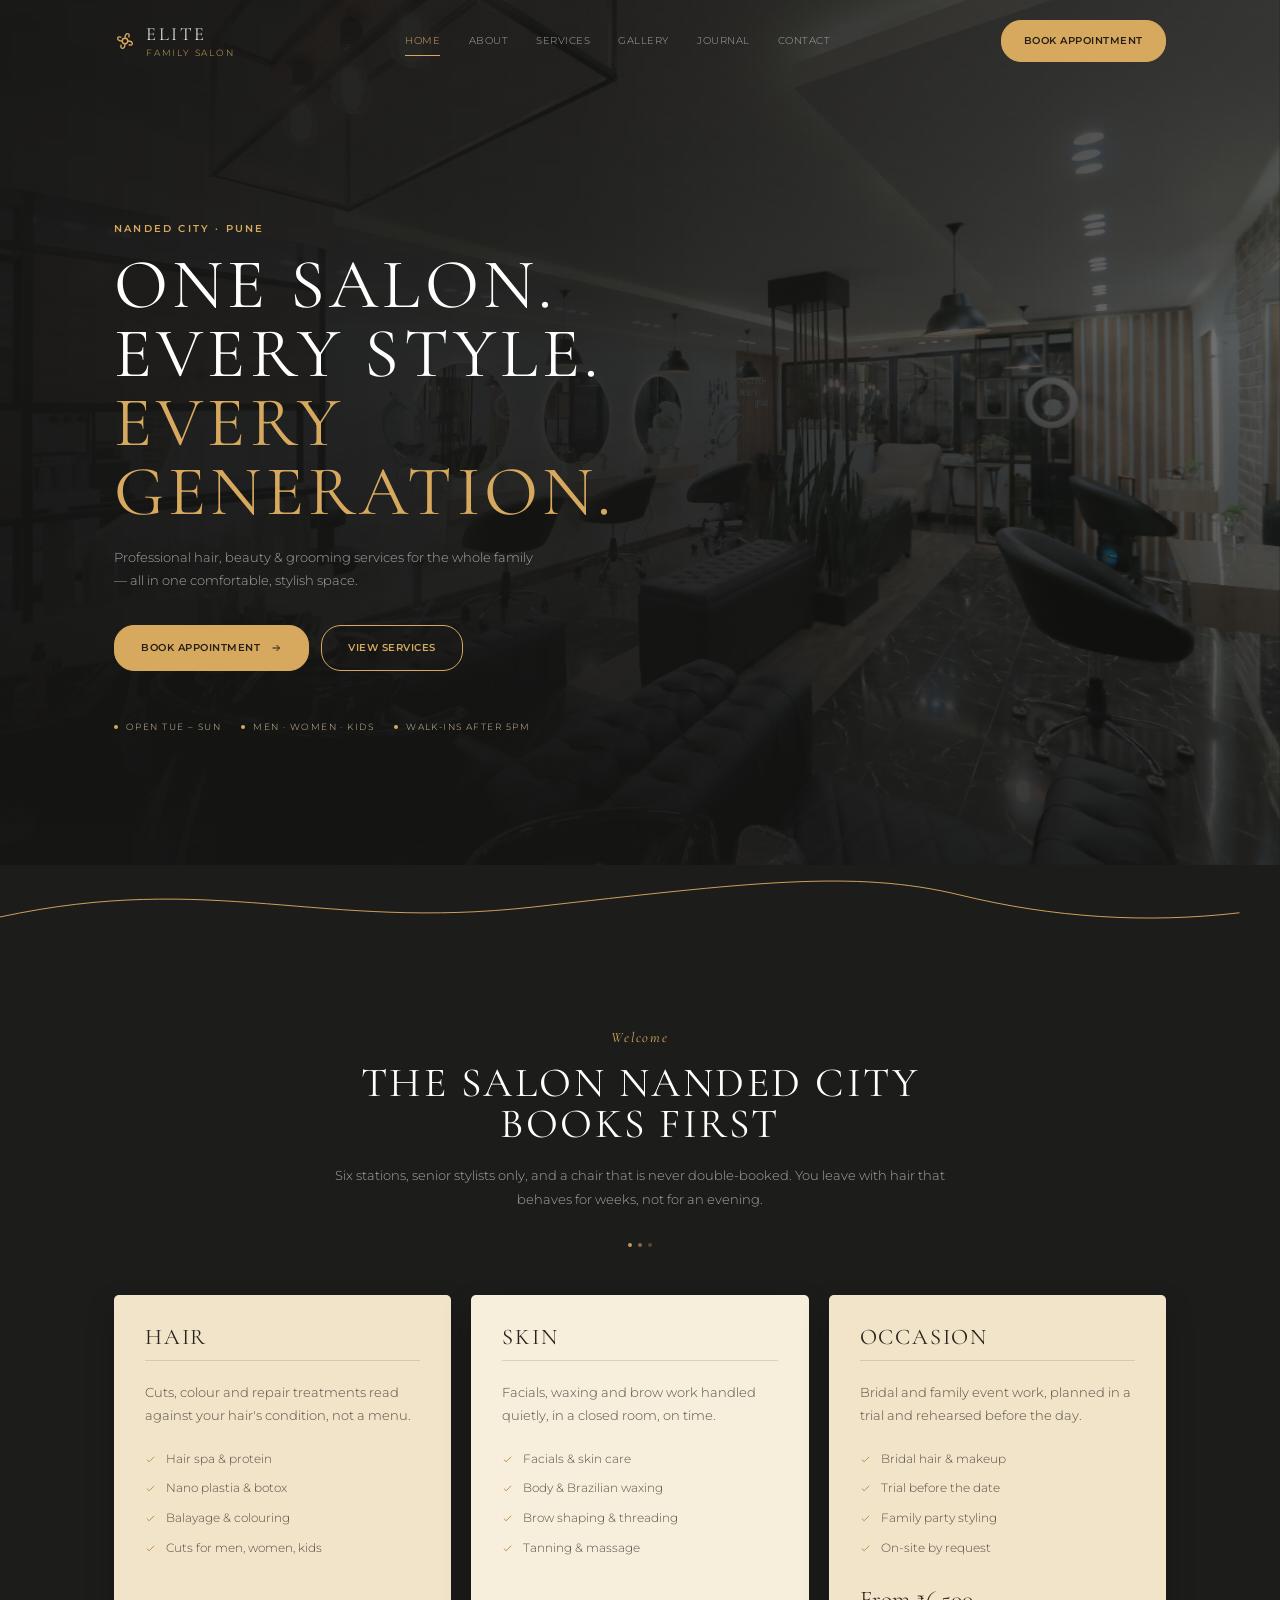
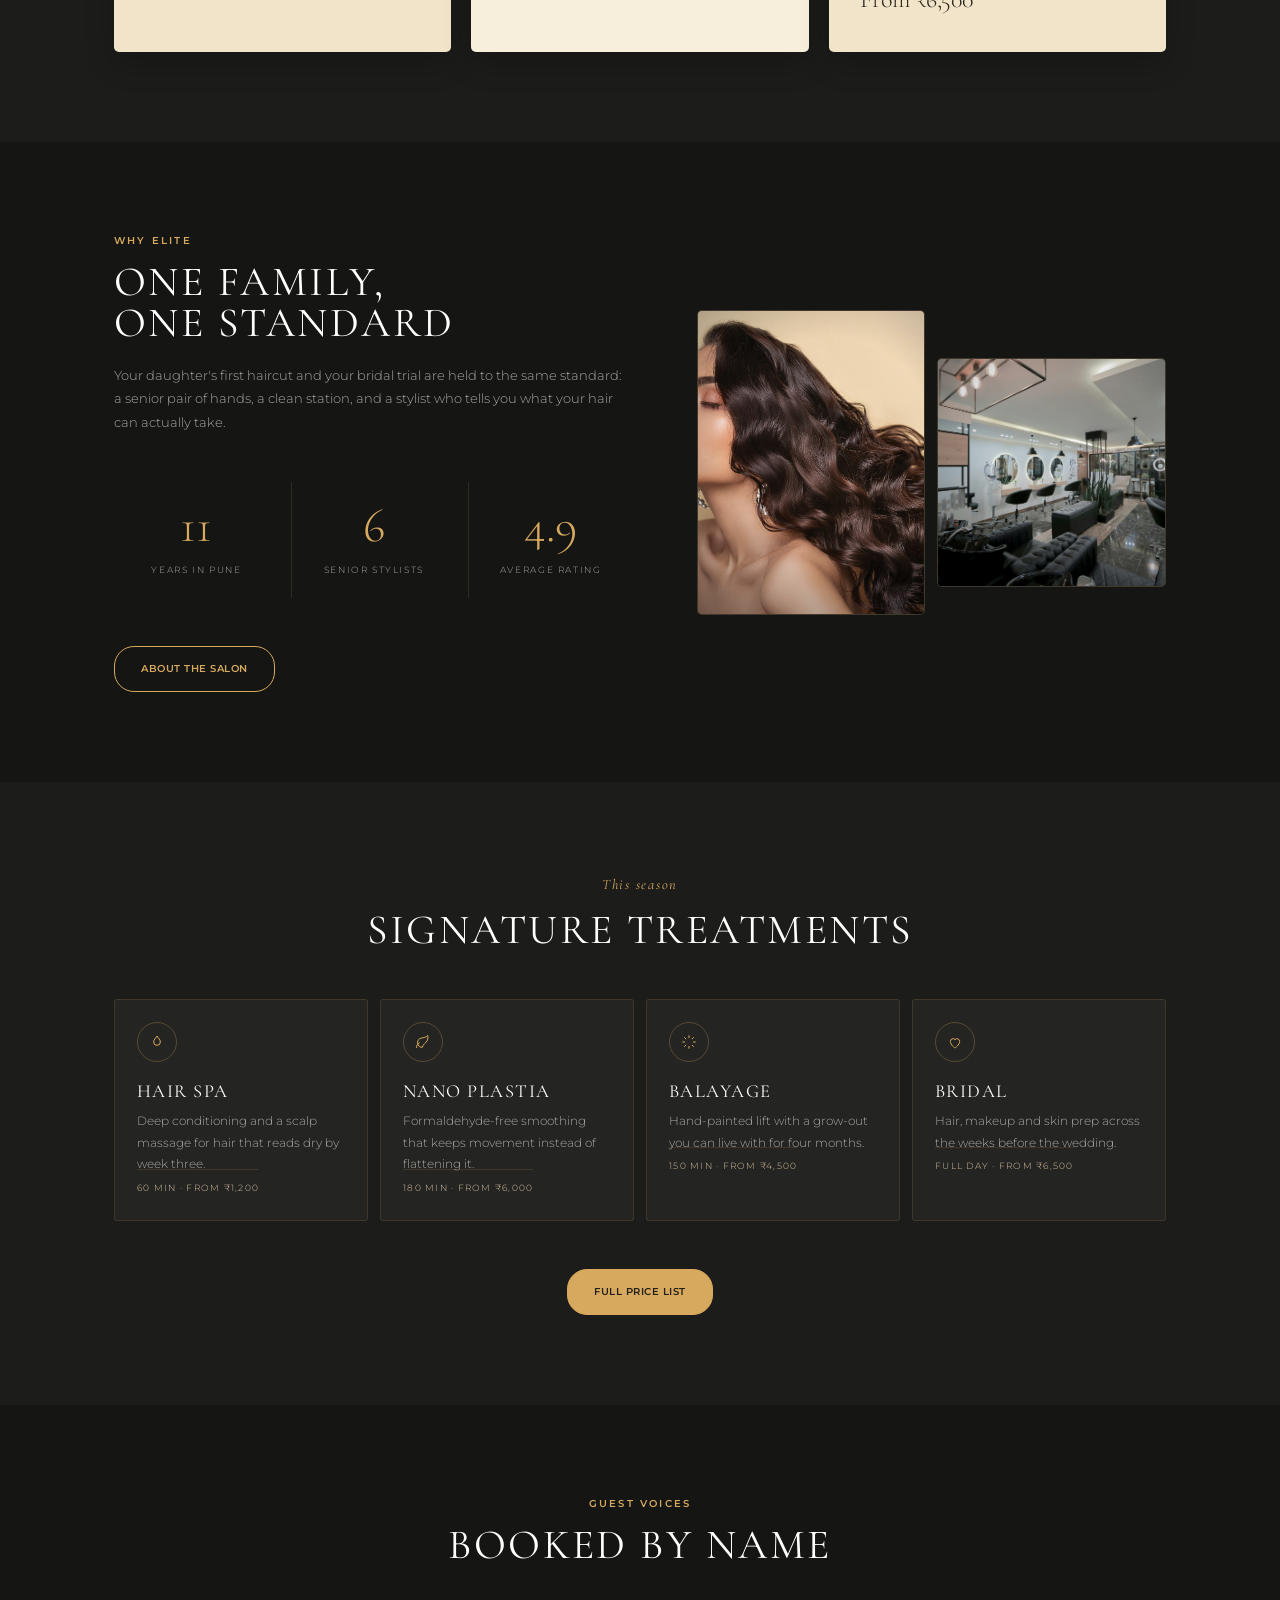
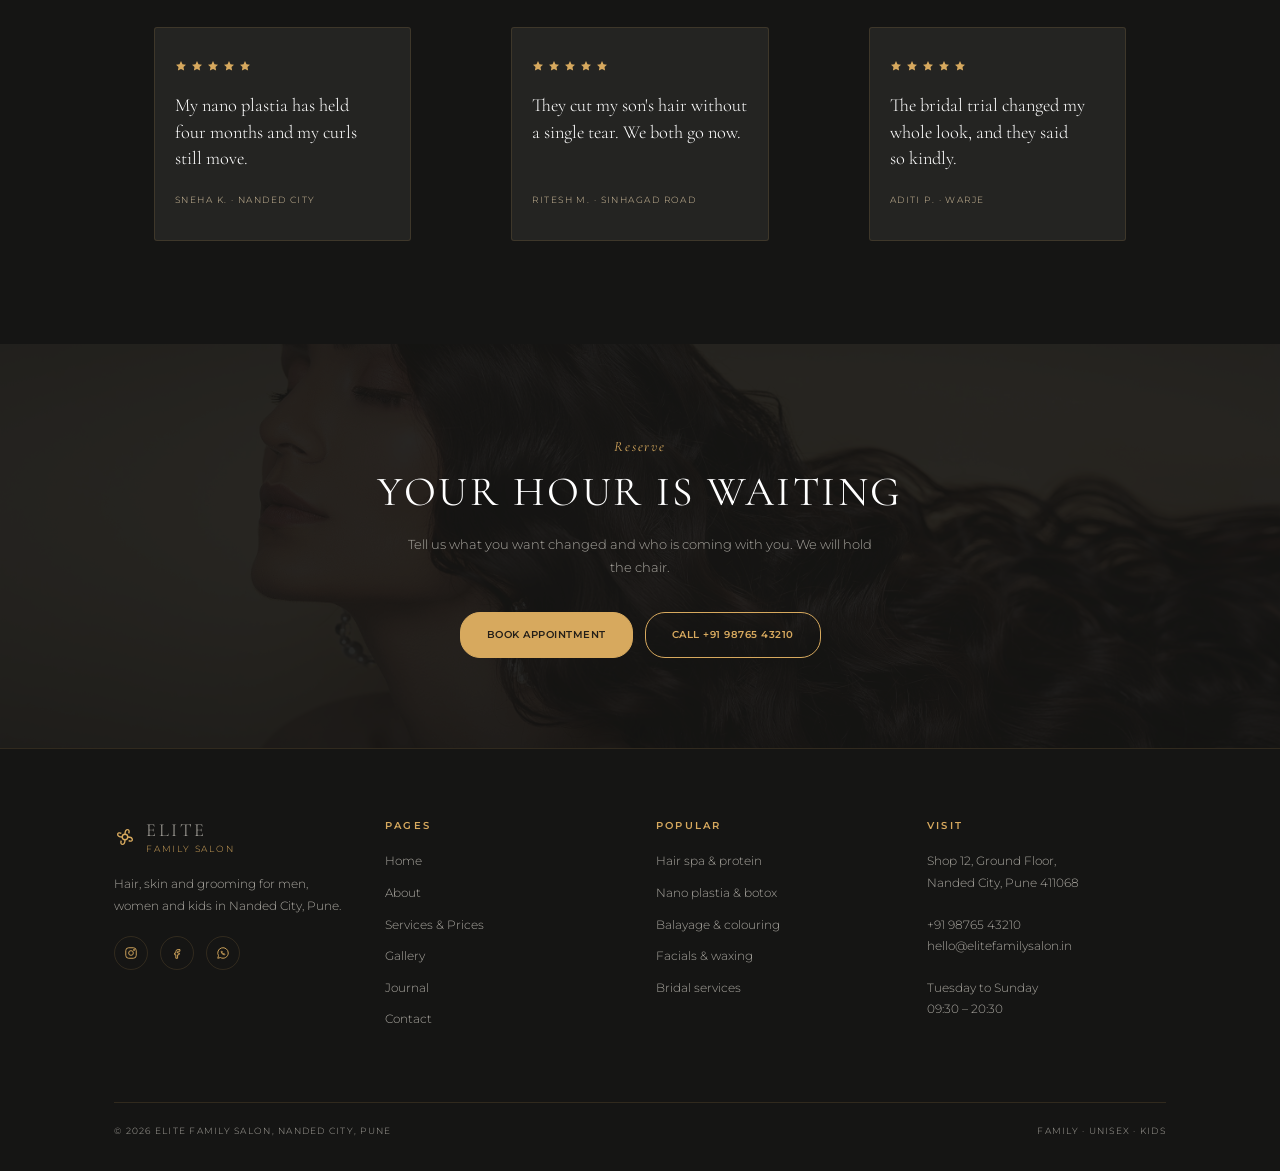
<file: index.html>
<!DOCTYPE html>
<html lang="en">
<head>
<meta charset="utf-8">
<meta name="viewport" content="width=device-width, initial-scale=1">
<title>Elite Family Salon | Luxury Family &amp; Unisex Salon in Nanded City, Pune</title>
<meta name="description" content="Elite Family Salon in Nanded City, Pune: hair spa, nano plastia, balayage, bridal services, facials and grooming for men, women and kids. One appointment at a time. Book your chair.">
<meta name="keywords" content="family salon Nanded City, unisex salon Pune, hair spa Pune, nano plastia Pune, balayage Nanded City, bridal makeup Pune, keratin hair protein treatment Pune, facials Nanded City">
<link rel="canonical" href="https://elitefamilysalon.in/index.html">
<meta property="og:type" content="website">
<meta property="og:site_name" content="Elite Family Salon">
<meta property="og:title" content="Elite Family Salon | Luxury Family &amp; Unisex Salon in Nanded City, Pune">
<meta property="og:description" content="Hair spa, nano plastia, balayage, bridal services and skin care for the whole family. Nanded City, Pune.">
<meta property="og:url" content="https://elitefamilysalon.in/index.html">
<meta property="og:image" content="https://elitefamilysalon.in/assets/og-image.jpg">
<meta name="twitter:card" content="summary_large_image">
<meta name="twitter:title" content="Elite Family Salon | Luxury Family Salon in Nanded City, Pune">
<meta name="twitter:description" content="Hair, skin and grooming for men, women and kids. Nanded City, Pune.">
<meta name="twitter:image" content="https://elitefamilysalon.in/assets/og-image.jpg">
<meta name="theme-color" content="#1C1C1B">
<link rel="icon" href="data:image/svg+xml,<svg xmlns=%22http://www.w3.org/2000/svg%22 viewBox=%220 0 100 100%22><text y=%22.9em%22 font-size=%2290%22>&#x2702;&#xFE0F;</text></svg>">
<link rel="preconnect" href="https://fonts.googleapis.com">
<link rel="preconnect" href="https://fonts.gstatic.com" crossorigin>
<link rel="stylesheet" href="https://fonts.googleapis.com/css2?family=Cormorant+Garamond:ital,wght@0,300;0,400;0,500;1,400&family=Montserrat:wght@300;400;600&display=swap">
<link rel="stylesheet" href="styles.css">
<script type="application/ld+json">
{
  "@context":"https://schema.org",
  "@type":"HairSalon",
  "name":"Elite Family Salon",
  "description":"Luxury family and unisex salon in Nanded City, Pune offering hair spa, nano plastia, hair protein treatments, balayage, bridal services, facials, waxing and grooming for men, women and kids.",
  "url":"https://elitefamilysalon.in/",
  "image":"https://elitefamilysalon.in/assets/og-image.jpg",
  "telephone":"+91-98765-43210",
  "email":"hello@elitefamilysalon.in",
  "priceRange":"₹₹",
  "address":{
    "@type":"PostalAddress",
    "streetAddress":"Shop 12, Ground Floor, Nanded City",
    "addressLocality":"Pune",
    "addressRegion":"Maharashtra",
    "postalCode":"411068",
    "addressCountry":"IN"
  },
  "geo":{"@type":"GeoCoordinates","latitude":18.4529,"longitude":73.8085},
  "openingHoursSpecification":[
    {"@type":"OpeningHoursSpecification","dayOfWeek":["Tuesday","Wednesday","Thursday","Friday","Saturday","Sunday"],"opens":"09:30","closes":"20:30"}
  ],
  "areaServed":["Nanded City","Sinhagad Road","Dhayari","Warje","Pune"],
  "sameAs":["https://www.instagram.com/","https://www.facebook.com/"],
  "makesOffer":[
    {"@type":"Offer","itemOffered":{"@type":"Service","name":"Hair spa"}},
    {"@type":"Offer","itemOffered":{"@type":"Service","name":"Nano plastia"}},
    {"@type":"Offer","itemOffered":{"@type":"Service","name":"Hair protein treatment"}},
    {"@type":"Offer","itemOffered":{"@type":"Service","name":"Balayage and hair colouring"}},
    {"@type":"Offer","itemOffered":{"@type":"Service","name":"Bridal services"}},
    {"@type":"Offer","itemOffered":{"@type":"Service","name":"Facials and skin care"}}
  ]
}
</script>
</head>
<body>
<template id="__bundler_thumbnail" data-bg-color="#1C1C1B">
  <svg viewBox="0 0 1200 800" xmlns="http://www.w3.org/2000/svg">
    <rect width="1200" height="800" fill="#1C1C1B"/>
    <g fill="none" stroke="#D7A95E" stroke-width="6">
      <circle cx="600" cy="380" r="60"/>
      <path d="M600 320c0-60 30-100 60-100s40 40 20 80M600 440c0 60-30 100-60 100s-40-40-20-80M540 380c-60 0-100-30-100-60s40-40 80-20M660 380c60 0 100 30 100 60s-40 40-80 20"/>
      <path d="M300 620h600" stroke-width="3"/>
    </g>
    <text x="600" y="700" fill="#D7A95E" font-family="Georgia,serif" font-size="52" letter-spacing="14" text-anchor="middle">ELITE</text>
  </svg>
</template>
<a class="skip-link" href="#main">Skip to content</a>

<header class="site-header">
  <div class="container header-inner">
    <a class="wordmark" href="index.html">
      <svg viewBox="0 0 24 24" fill="none" stroke="currentColor" stroke-width="1.5" aria-hidden="true"><circle cx="12" cy="12" r="3"/><path d="M12 9c0-3 1.5-5 3-5s2 2 1 4M12 15c0 3-1.5 5-3 5s-2-2-1-4M9 12c-3 0-5-1.5-5-3s2-2 4-1M15 12c3 0 5 1.5 5 3s-2 2-4 1"/></svg>
      <span class="wordmark-text"><span class="wordmark-name">Elite</span><span class="wordmark-sub">Family Salon</span></span>
    </a>
    <input class="nav-toggle" id="nav-toggle" type="checkbox" aria-label="Show navigation menu">
    <label class="nav-toggle-btn" for="nav-toggle">
      <svg class="ico-open" viewBox="0 0 24 24" fill="none" stroke="currentColor" stroke-width="1.6" aria-hidden="true"><path d="M4 7h16M4 12h16M4 17h16"/></svg>
      <svg class="ico-close" viewBox="0 0 24 24" fill="none" stroke="currentColor" stroke-width="1.6" aria-hidden="true"><path d="M6 6l12 12M18 6L6 18"/></svg>
      <span>Menu</span>
    </label>
    <nav class="nav" aria-label="Primary">
      <a href="index.html" aria-current="page">Home</a>
      <a href="about.html">About</a>
      <a href="services.html">Services</a>
      <a href="portfolio.html">Gallery</a>
      <a href="blog.html">Journal</a>
      <a href="contact.html">Contact</a>
    </nav>
    <a class="btn header-cta" href="contact.html">Book Appointment</a>
  </div>
</header>

<main id="main">

  <section class="hero">
    <div class="hero-media">
      <img src="assets/salon-interior.jpg" alt="Stylist finishing a client's blow dry under warm light at Elite Family Salon">
    </div>
    <div class="container hero-inner">
      <div class="hero-copy">
        <span class="eyebrow reveal reveal-1">Nanded City · Pune</span>
        <h1 class="hero-title">
          <span class="hero-line hero-line-1">One Salon.</span>
          <span class="hero-line hero-line-2">Every Style.</span>
          <span class="hero-line hero-line-3"><em>Every Generation.</em></span>
        </h1>
        <p class="reveal reveal-4">Professional hair, beauty &amp; grooming services for the whole family — all in one comfortable, stylish space.</p>
        <div class="btn-row reveal reveal-5">
          <a class="btn" href="contact.html">Book Appointment
            <svg viewBox="0 0 24 24" fill="none" stroke="currentColor" stroke-width="2" aria-hidden="true"><path d="M5 12h14M13 6l6 6-6 6"/></svg>
          </a>
          <a class="btn btn--ghost" href="services.html">View Services</a>
        </div>
        <div class="hero-meta reveal reveal-6">
          <span>Open Tue – Sun</span>
          <span>Men · Women · Kids</span>
          <span>Walk-ins after 5pm</span>
        </div>
      </div>
    </div>
  </section>

  <svg class="curve" viewBox="0 0 1440 70" preserveAspectRatio="none" aria-hidden="true">
    <path d="M0 52C240 6 360 66 600 42S960 4 1080 30s240 30 360 12"/>
  </svg>

  <section class="section" aria-labelledby="intro-h">
    <div class="container">
      <div class="center measure">
        <span class="eyebrow eyebrow--serif">Welcome</span>
        <h2 class="section-heading" id="intro-h">The salon Nanded City books first</h2>
        <p class="lede mt-sm">Six stations, senior stylists only, and a chair that is never double-booked. You leave with hair that behaves for weeks, not for an evening.</p>
        <div class="dots mt-md"><span></span><span></span><span></span></div>
      </div>

      <div class="cream-grid mt-lg">
        <article class="cream-card reveal reveal-1">
          <h3>Hair</h3>
          <hr class="card-rule">
          <p>Cuts, colour and repair treatments read against your hair's condition, not a menu.</p>
          <ul>
            <li><svg viewBox="0 0 24 24" fill="none" stroke="currentColor" stroke-width="2" aria-hidden="true"><path d="M4 12l5 5L20 6"/></svg>Hair spa &amp; protein</li>
            <li><svg viewBox="0 0 24 24" fill="none" stroke="currentColor" stroke-width="2" aria-hidden="true"><path d="M4 12l5 5L20 6"/></svg>Nano plastia &amp; botox</li>
            <li><svg viewBox="0 0 24 24" fill="none" stroke="currentColor" stroke-width="2" aria-hidden="true"><path d="M4 12l5 5L20 6"/></svg>Balayage &amp; colouring</li>
            <li><svg viewBox="0 0 24 24" fill="none" stroke="currentColor" stroke-width="2" aria-hidden="true"><path d="M4 12l5 5L20 6"/></svg>Cuts for men, women, kids</li>
          </ul>
        </article>
        <article class="cream-card reveal reveal-2">
          <h3>Skin</h3>
          <hr class="card-rule">
          <p>Facials, waxing and brow work handled quietly, in a closed room, on time.</p>
          <ul>
            <li><svg viewBox="0 0 24 24" fill="none" stroke="currentColor" stroke-width="2" aria-hidden="true"><path d="M4 12l5 5L20 6"/></svg>Facials &amp; skin care</li>
            <li><svg viewBox="0 0 24 24" fill="none" stroke="currentColor" stroke-width="2" aria-hidden="true"><path d="M4 12l5 5L20 6"/></svg>Body &amp; Brazilian waxing</li>
            <li><svg viewBox="0 0 24 24" fill="none" stroke="currentColor" stroke-width="2" aria-hidden="true"><path d="M4 12l5 5L20 6"/></svg>Brow shaping &amp; threading</li>
            <li><svg viewBox="0 0 24 24" fill="none" stroke="currentColor" stroke-width="2" aria-hidden="true"><path d="M4 12l5 5L20 6"/></svg>Tanning &amp; massage</li>
          </ul>
        </article>
        <article class="cream-card reveal reveal-3">
          <h3>Occasion</h3>
          <hr class="card-rule">
          <p>Bridal and family event work, planned in a trial and rehearsed before the day.</p>
          <ul>
            <li><svg viewBox="0 0 24 24" fill="none" stroke="currentColor" stroke-width="2" aria-hidden="true"><path d="M4 12l5 5L20 6"/></svg>Bridal hair &amp; makeup</li>
            <li><svg viewBox="0 0 24 24" fill="none" stroke="currentColor" stroke-width="2" aria-hidden="true"><path d="M4 12l5 5L20 6"/></svg>Trial before the date</li>
            <li><svg viewBox="0 0 24 24" fill="none" stroke="currentColor" stroke-width="2" aria-hidden="true"><path d="M4 12l5 5L20 6"/></svg>Family party styling</li>
            <li><svg viewBox="0 0 24 24" fill="none" stroke="currentColor" stroke-width="2" aria-hidden="true"><path d="M4 12l5 5L20 6"/></svg>On-site by request</li>
          </ul>
          <span class="card-price">From ₹6,500</span>
        </article>
      </div>
    </div>
  </section>

  <section class="section section--deep" aria-labelledby="why-h">
    <div class="container split split--flip">
      <div class="split-media">
        <div class="image-pair">
          <div class="frame frame--tall">
            <img src="assets/hair-portrait.jpg" alt="Colourist painting balayage highlights into long hair" loading="lazy">
          </div>
          <div class="frame frame--square">
            <img src="assets/salon-interior.jpg" alt="Warm-lit styling stations inside the salon" loading="lazy">
          </div>
        </div>
      </div>
      <div>
        <span class="eyebrow">Why Elite</span>
        <h2 class="section-heading" id="why-h">One family,<br>one standard</h2>
        <p class="lede mt-sm">Your daughter's first haircut and your bridal trial are held to the same standard: a senior pair of hands, a clean station, and a stylist who tells you what your hair can actually take.</p>
        <div class="stats mt-lg">
          <div class="stat"><span class="stat-num">11</span><span class="stat-label">Years in Pune</span></div>
          <div class="stat"><span class="stat-num">6</span><span class="stat-label">Senior stylists</span></div>
          <div class="stat"><span class="stat-num">4.9</span><span class="stat-label">Average rating</span></div>
        </div>
        <div class="btn-row mt-lg"><a class="btn btn--ghost" href="about.html">About The Salon</a></div>
      </div>
    </div>
  </section>

  <section class="section" aria-labelledby="signature-h">
    <div class="container">
      <div class="center measure">
        <span class="eyebrow eyebrow--serif">This season</span>
        <h2 class="section-heading" id="signature-h">Signature treatments</h2>
      </div>
      <div class="service-grid mt-lg">
        <article class="service-card reveal reveal-1">
          <span class="ornament"><svg viewBox="0 0 24 24" fill="none" stroke="currentColor" stroke-width="1.5" aria-hidden="true"><path d="M12 3c2 4 5 5 5 9a5 5 0 0 1-10 0c0-4 3-5 5-9z"/></svg></span>
          <h3>Hair Spa</h3>
          <p>Deep conditioning and a scalp massage for hair that reads dry by week three.</p>
          <span class="meta">60 min · from ₹1,200</span>
        </article>
        <article class="service-card reveal reveal-2">
          <span class="ornament"><svg viewBox="0 0 24 24" fill="none" stroke="currentColor" stroke-width="1.5" aria-hidden="true"><path d="M11 20A7 7 0 0 1 9.8 6.1C15.5 5 17 4.5 19 2c1 3 .5 8-3.5 11.5-2 1.8-3.5 3-4.5 6.5z"/><path d="M2 21c0-3 1.9-6.9 5-8"/></svg></span>
          <h3>Nano Plastia</h3>
          <p>Formaldehyde-free smoothing that keeps movement instead of flattening it.</p>
          <span class="meta">180 min · from ₹6,000</span>
        </article>
        <article class="service-card reveal reveal-3">
          <span class="ornament"><svg viewBox="0 0 24 24" fill="none" stroke="currentColor" stroke-width="1.5" aria-hidden="true"><path d="M12 2v4M12 18v4M4.9 4.9l2.8 2.8M16.3 16.3l2.8 2.8M2 12h4M18 12h4M4.9 19.1l2.8-2.8M16.3 7.7l2.8-2.8"/></svg></span>
          <h3>Balayage</h3>
          <p>Hand-painted lift with a grow-out you can live with for four months.</p>
          <span class="meta">150 min · from ₹4,500</span>
        </article>
        <article class="service-card reveal reveal-4">
          <span class="ornament"><svg viewBox="0 0 24 24" fill="none" stroke="currentColor" stroke-width="1.5" aria-hidden="true"><path d="M12 21s-7-4.6-7-10a4 4 0 0 1 7-2.6A4 4 0 0 1 19 11c0 5.4-7 10-7 10z"/></svg></span>
          <h3>Bridal</h3>
          <p>Hair, makeup and skin prep across the weeks before the wedding.</p>
          <span class="meta">Full day · from ₹6,500</span>
        </article>
      </div>
      <div class="center mt-lg"><a class="btn" href="services.html">Full Price List</a></div>
    </div>
  </section>

  <section class="section section--deep" aria-labelledby="voices-h">
    <div class="container">
      <div class="center measure">
        <span class="eyebrow">Guest voices</span>
        <h2 class="section-heading" id="voices-h">Booked by name</h2>
      </div>
      <div class="quote-grid mt-lg">
        <figure class="quote">
          <div class="stars" aria-label="Rated 5 out of 5">
            <svg viewBox="0 0 24 24" fill="currentColor" aria-hidden="true"><path d="M12 2l3 6.5 7 .9-5 4.8 1.2 6.8L12 17.8 5.8 21l1.2-6.8-5-4.8 7-.9z"/></svg>
            <svg viewBox="0 0 24 24" fill="currentColor" aria-hidden="true"><path d="M12 2l3 6.5 7 .9-5 4.8 1.2 6.8L12 17.8 5.8 21l1.2-6.8-5-4.8 7-.9z"/></svg>
            <svg viewBox="0 0 24 24" fill="currentColor" aria-hidden="true"><path d="M12 2l3 6.5 7 .9-5 4.8 1.2 6.8L12 17.8 5.8 21l1.2-6.8-5-4.8 7-.9z"/></svg>
            <svg viewBox="0 0 24 24" fill="currentColor" aria-hidden="true"><path d="M12 2l3 6.5 7 .9-5 4.8 1.2 6.8L12 17.8 5.8 21l1.2-6.8-5-4.8 7-.9z"/></svg>
            <svg viewBox="0 0 24 24" fill="currentColor" aria-hidden="true"><path d="M12 2l3 6.5 7 .9-5 4.8 1.2 6.8L12 17.8 5.8 21l1.2-6.8-5-4.8 7-.9z"/></svg>
          </div>
          <blockquote>My nano plastia has held four months and my curls still move.</blockquote>
          <figcaption>Sneha K. · Nanded City</figcaption>
        </figure>
        <figure class="quote">
          <div class="stars" aria-label="Rated 5 out of 5">
            <svg viewBox="0 0 24 24" fill="currentColor" aria-hidden="true"><path d="M12 2l3 6.5 7 .9-5 4.8 1.2 6.8L12 17.8 5.8 21l1.2-6.8-5-4.8 7-.9z"/></svg>
            <svg viewBox="0 0 24 24" fill="currentColor" aria-hidden="true"><path d="M12 2l3 6.5 7 .9-5 4.8 1.2 6.8L12 17.8 5.8 21l1.2-6.8-5-4.8 7-.9z"/></svg>
            <svg viewBox="0 0 24 24" fill="currentColor" aria-hidden="true"><path d="M12 2l3 6.5 7 .9-5 4.8 1.2 6.8L12 17.8 5.8 21l1.2-6.8-5-4.8 7-.9z"/></svg>
            <svg viewBox="0 0 24 24" fill="currentColor" aria-hidden="true"><path d="M12 2l3 6.5 7 .9-5 4.8 1.2 6.8L12 17.8 5.8 21l1.2-6.8-5-4.8 7-.9z"/></svg>
            <svg viewBox="0 0 24 24" fill="currentColor" aria-hidden="true"><path d="M12 2l3 6.5 7 .9-5 4.8 1.2 6.8L12 17.8 5.8 21l1.2-6.8-5-4.8 7-.9z"/></svg>
          </div>
          <blockquote>They cut my son's hair without a single tear. We both go now.</blockquote>
          <figcaption>Ritesh M. · Sinhagad Road</figcaption>
        </figure>
        <figure class="quote">
          <div class="stars" aria-label="Rated 5 out of 5">
            <svg viewBox="0 0 24 24" fill="currentColor" aria-hidden="true"><path d="M12 2l3 6.5 7 .9-5 4.8 1.2 6.8L12 17.8 5.8 21l1.2-6.8-5-4.8 7-.9z"/></svg>
            <svg viewBox="0 0 24 24" fill="currentColor" aria-hidden="true"><path d="M12 2l3 6.5 7 .9-5 4.8 1.2 6.8L12 17.8 5.8 21l1.2-6.8-5-4.8 7-.9z"/></svg>
            <svg viewBox="0 0 24 24" fill="currentColor" aria-hidden="true"><path d="M12 2l3 6.5 7 .9-5 4.8 1.2 6.8L12 17.8 5.8 21l1.2-6.8-5-4.8 7-.9z"/></svg>
            <svg viewBox="0 0 24 24" fill="currentColor" aria-hidden="true"><path d="M12 2l3 6.5 7 .9-5 4.8 1.2 6.8L12 17.8 5.8 21l1.2-6.8-5-4.8 7-.9z"/></svg>
            <svg viewBox="0 0 24 24" fill="currentColor" aria-hidden="true"><path d="M12 2l3 6.5 7 .9-5 4.8 1.2 6.8L12 17.8 5.8 21l1.2-6.8-5-4.8 7-.9z"/></svg>
          </div>
          <blockquote>The bridal trial changed my whole look, and they said so kindly.</blockquote>
          <figcaption>Aditi P. · Warje</figcaption>
        </figure>
      </div>
    </div>
  </section>

  <section class="cta-band" aria-labelledby="cta-h">
    <div class="cta-band-media">
      <img src="assets/hair-portrait.jpg" alt="Warm candlelight and folded towels in the treatment room" loading="lazy">
    </div>
    <div class="container">
      <span class="eyebrow eyebrow--serif">Reserve</span>
      <h2 id="cta-h">Your hour is waiting</h2>
      <p>Tell us what you want changed and who is coming with you. We will hold the chair.</p>
      <div class="btn-row">
        <a class="btn" href="contact.html">Book Appointment</a>
        <a class="btn btn--ghost" href="tel:+919876543210">Call +91 98765 43210</a>
      </div>
    </div>
  </section>

</main>

<footer class="site-footer">
  <div class="container">
    <div class="footer-grid">
      <div>
        <a class="wordmark" href="index.html">
          <svg viewBox="0 0 24 24" fill="none" stroke="currentColor" stroke-width="1.5" aria-hidden="true"><circle cx="12" cy="12" r="3"/><path d="M12 9c0-3 1.5-5 3-5s2 2 1 4M12 15c0 3-1.5 5-3 5s-2-2-1-4M9 12c-3 0-5-1.5-5-3s2-2 4-1M15 12c3 0 5 1.5 5 3s-2 2-4 1"/></svg>
          <span class="wordmark-text"><span class="wordmark-name">Elite</span><span class="wordmark-sub">Family Salon</span></span>
        </a>
        <p class="mt-sm">Hair, skin and grooming for men, women and kids in Nanded City, Pune.</p>
        <div class="socials">
          <a href="https://www.instagram.com/" aria-label="Elite Family Salon on Instagram"><svg viewBox="0 0 24 24" fill="none" stroke="currentColor" stroke-width="1.6" aria-hidden="true"><rect x="3" y="3" width="18" height="18" rx="5"/><circle cx="12" cy="12" r="4"/><circle cx="17.2" cy="6.8" r="1"/></svg></a>
          <a href="https://www.facebook.com/" aria-label="Elite Family Salon on Facebook"><svg viewBox="0 0 24 24" fill="none" stroke="currentColor" stroke-width="1.6" aria-hidden="true"><path d="M14 9h3V6h-3a4 4 0 0 0-4 4v2H8v3h2v6h3v-6h2.5l.5-3H13v-2a1 1 0 0 1 1-1z"/></svg></a>
          <a href="https://wa.me/919876543210" aria-label="Message Elite Family Salon on WhatsApp"><svg viewBox="0 0 24 24" fill="none" stroke="currentColor" stroke-width="1.6" aria-hidden="true"><path d="M21 12a9 9 0 0 1-13.4 7.8L3 21l1.3-4.4A9 9 0 1 1 21 12z"/><path d="M9 9.5c0 3 2.5 5.5 5.5 5.5.6 0 1-.6.6-1l-1-1-1.4.6-2.3-2.3.6-1.4-1-1c-.4-.4-1 0-1 .6z"/></svg></a>
        </div>
      </div>
      <div>
        <h4>Pages</h4>
        <ul class="footer-links">
          <li><a href="index.html">Home</a></li>
          <li><a href="about.html">About</a></li>
          <li><a href="services.html">Services &amp; Prices</a></li>
          <li><a href="portfolio.html">Gallery</a></li>
          <li><a href="blog.html">Journal</a></li>
          <li><a href="contact.html">Contact</a></li>
        </ul>
      </div>
      <div>
        <h4>Popular</h4>
        <ul class="footer-links">
          <li><a href="services.html#hair">Hair spa &amp; protein</a></li>
          <li><a href="services.html#hair">Nano plastia &amp; botox</a></li>
          <li><a href="services.html#colour">Balayage &amp; colouring</a></li>
          <li><a href="services.html#skin">Facials &amp; waxing</a></li>
          <li><a href="services.html#bridal">Bridal services</a></li>
        </ul>
      </div>
      <div>
        <h4>Visit</h4>
        <p>Shop 12, Ground Floor,<br>Nanded City, Pune 411068</p>
        <p class="mt-sm"><a href="tel:+919876543210">+91 98765 43210</a></p>
        <p><a href="mailto:hello@elitefamilysalon.in">hello@elitefamilysalon.in</a></p>
        <p class="mt-sm">Tuesday to Sunday<br>09:30 – 20:30</p>
      </div>
    </div>
    <div class="footer-bottom">
      <span>© 2026 Elite Family Salon, Nanded City, Pune</span>
      <span>Family · Unisex · Kids</span>
    </div>
  </div>
</footer>
</body>
</html>
</file>
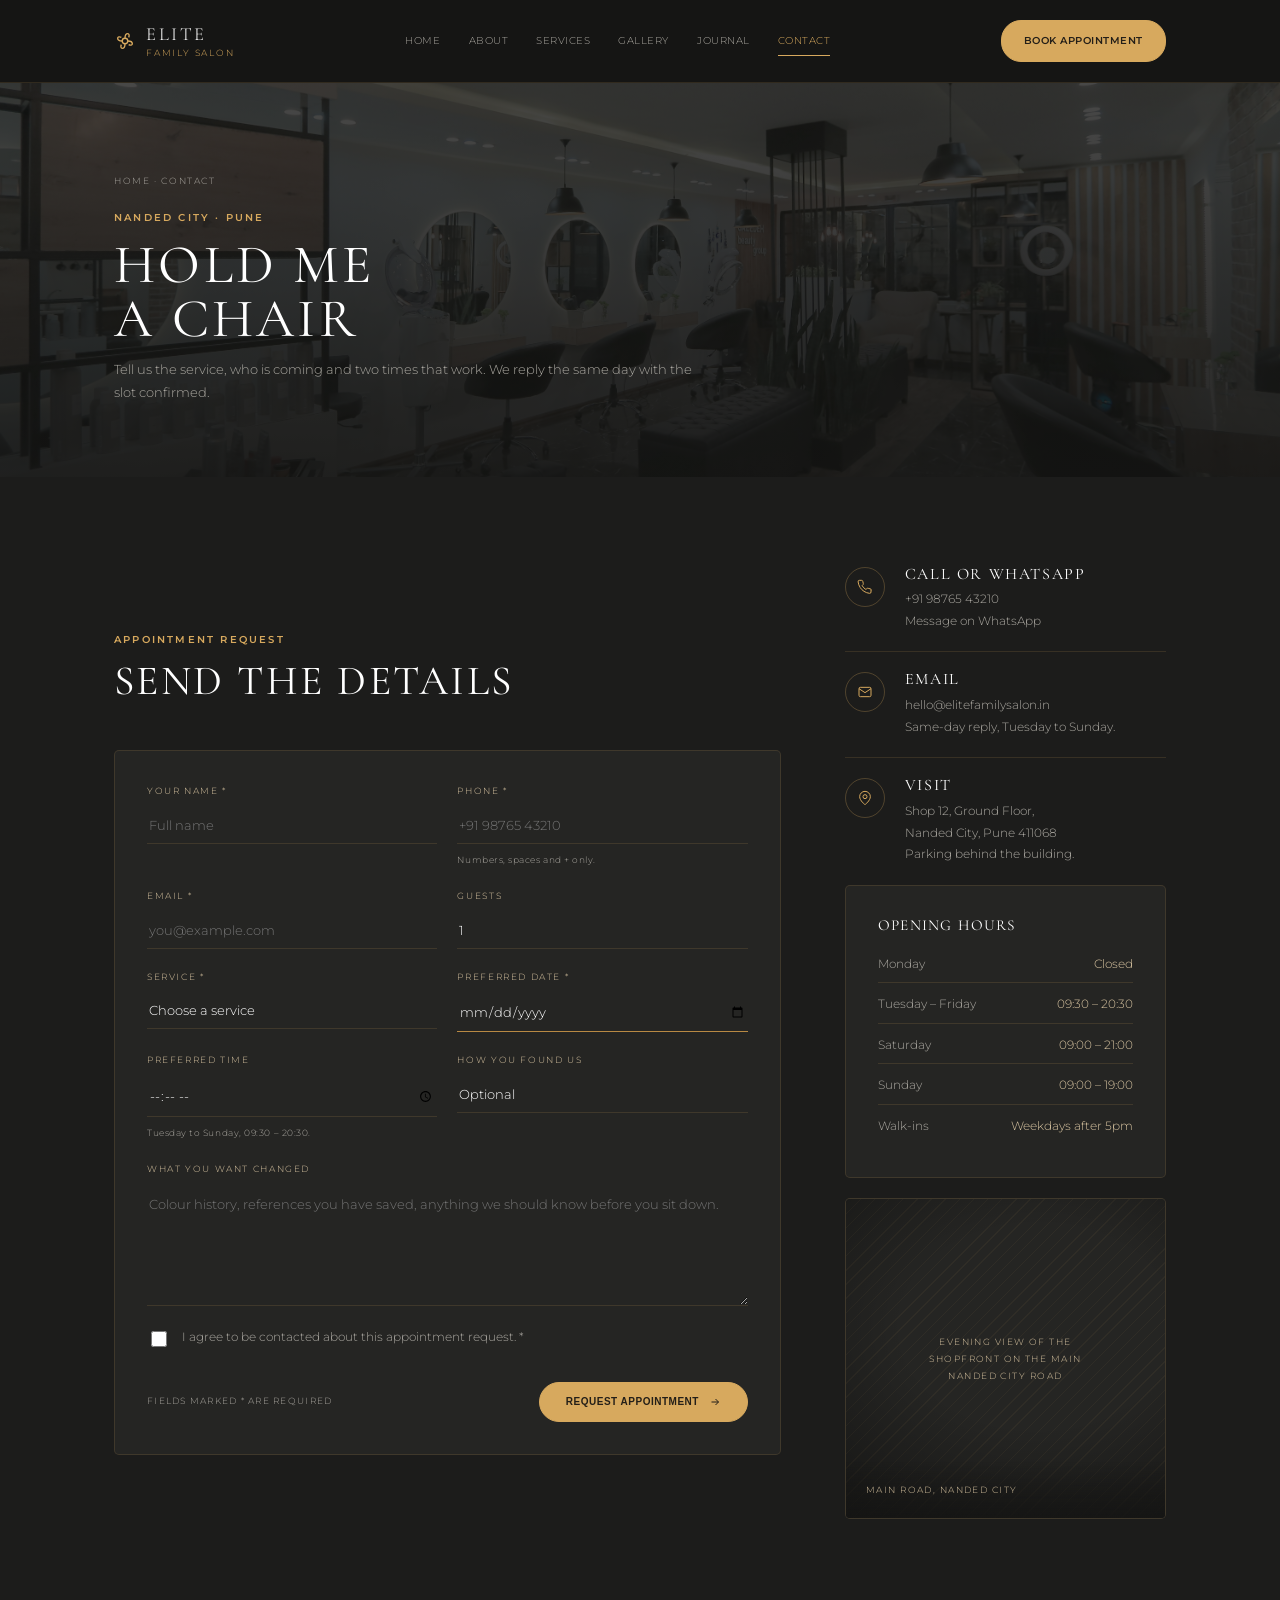
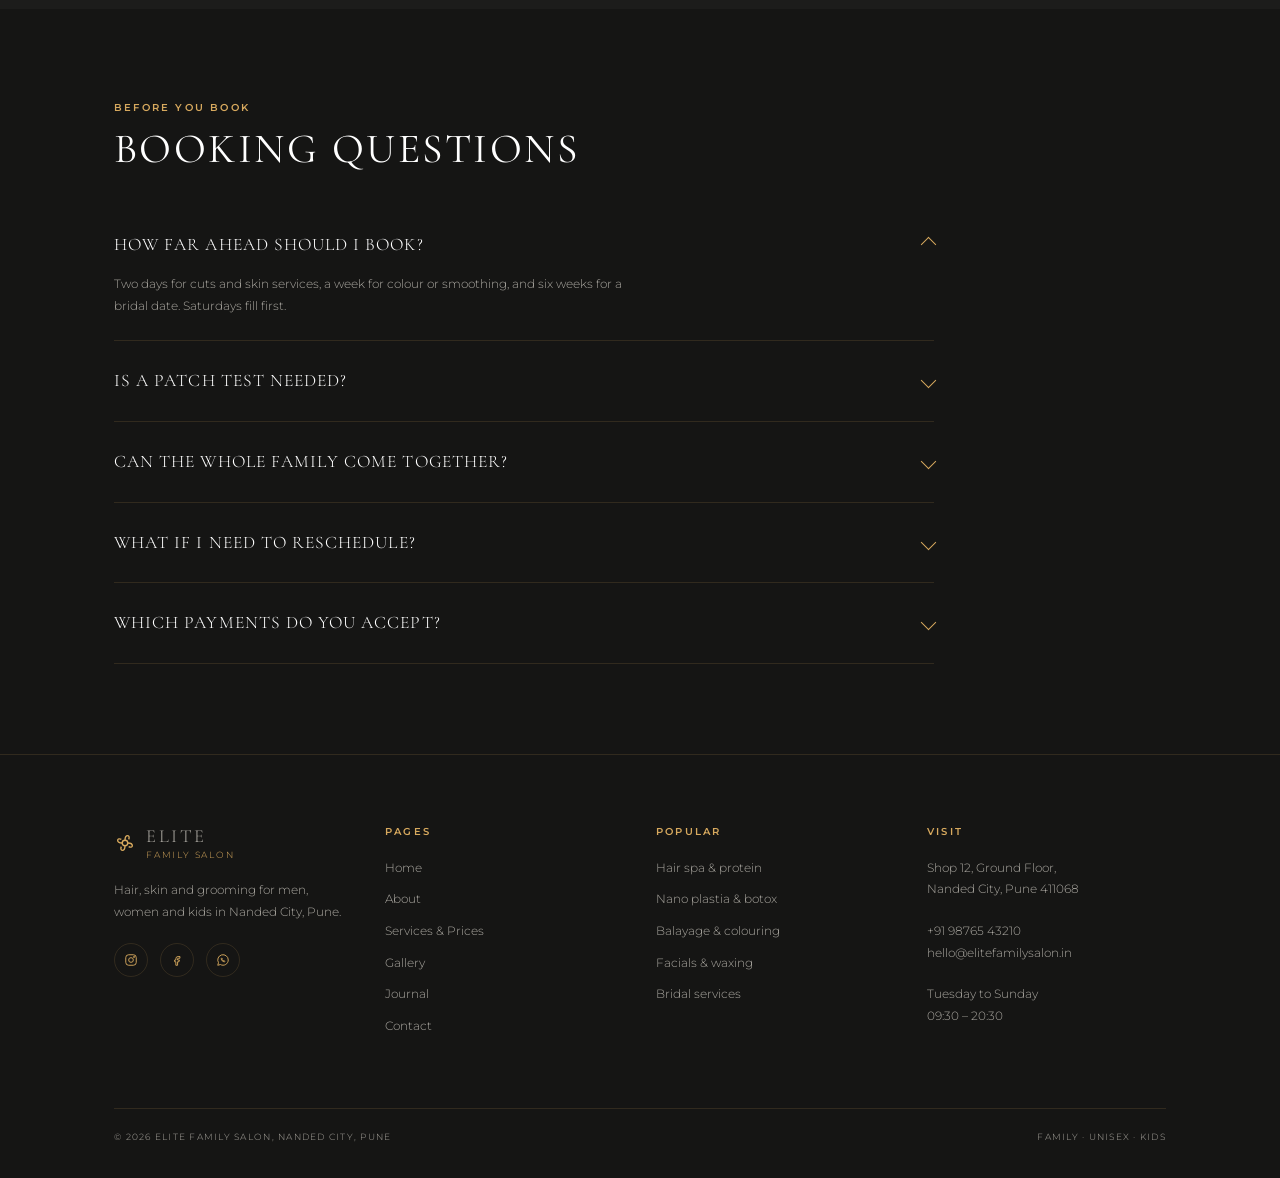
<file: contact.html>
<!DOCTYPE html>
<html lang="en">
<head>
<meta charset="utf-8">
<meta name="viewport" content="width=device-width, initial-scale=1">
<title>Book An Appointment | Elite Family Salon, Nanded City, Pune</title>
<meta name="description" content="Book hair spa, nano plastia, balayage, facials, waxing or bridal services at Elite Family Salon, Nanded City, Pune. Call +91 98765 43210 or send the form. Same-day reply.">
<meta name="keywords" content="book salon appointment Nanded City, family salon near me Pune, unisex salon Nanded City contact, bridal booking Pune">
<link rel="canonical" href="https://elitefamilysalon.in/contact.html">
<meta property="og:type" content="website">
<meta property="og:site_name" content="Elite Family Salon">
<meta property="og:title" content="Book An Appointment | Elite Family Salon, Nanded City, Pune">
<meta property="og:description" content="Book hair spa, nano plastia, balayage, facials, waxing or bridal services at Elite Family Salon, Nanded City, Pune. Call +91 98765 43210 or send the form. Same-day reply.">
<meta property="og:url" content="https://elitefamilysalon.in/contact.html">
<meta property="og:image" content="https://elitefamilysalon.in/assets/og-image.jpg">
<meta name="twitter:card" content="summary_large_image">
<meta name="twitter:title" content="Book An Appointment | Elite Family Salon, Nanded City, Pune">
<meta name="twitter:description" content="Book hair spa, nano plastia, balayage, facials, waxing or bridal services at Elite Family Salon, Nanded City, Pune. Call +91 98765 43210 or send the form. Same-day reply.">
<meta name="twitter:image" content="https://elitefamilysalon.in/assets/og-image.jpg">
<meta name="theme-color" content="#1C1C1B">
<link rel="icon" href="data:image/svg+xml,<svg xmlns=%22http://www.w3.org/2000/svg%22 viewBox=%220 0 100 100%22><text y=%22.9em%22 font-size=%2290%22>&#x2702;&#xFE0F;</text></svg>">
<link rel="preconnect" href="https://fonts.googleapis.com">
<link rel="preconnect" href="https://fonts.gstatic.com" crossorigin>
<link rel="stylesheet" href="https://fonts.googleapis.com/css2?family=Cormorant+Garamond:ital,wght@0,300;0,400;0,500;1,400&family=Montserrat:wght@300;400;600&display=swap">
<link rel="stylesheet" href="styles.css">
<script type="application/ld+json">
{
  "@context":"https://schema.org",
  "@type":"ContactPage",
  "url":"https://elitefamilysalon.in/contact.html",
  "mainEntity":{
    "@type":"HairSalon",
    "name":"Elite Family Salon",
    "telephone":"+91-98765-43210",
    "email":"hello@elitefamilysalon.in",
    "priceRange":"₹₹",
    "address":{"@type":"PostalAddress","streetAddress":"Shop 12, Ground Floor, Nanded City","addressLocality":"Pune","addressRegion":"Maharashtra","postalCode":"411068","addressCountry":"IN"},
    "geo":{"@type":"GeoCoordinates","latitude":18.4529,"longitude":73.8085},
    "openingHoursSpecification":[{"@type":"OpeningHoursSpecification","dayOfWeek":["Tuesday","Wednesday","Thursday","Friday","Saturday","Sunday"],"opens":"09:30","closes":"20:30"}]
  }
}
</script>
</head>
<body>
<a class="skip-link" href="#main">Skip to content</a>

<header class="site-header site-header--solid">
  <div class="container header-inner">
    <a class="wordmark" href="index.html">
      <svg viewBox="0 0 24 24" fill="none" stroke="currentColor" stroke-width="1.5" aria-hidden="true"><circle cx="12" cy="12" r="3"/><path d="M12 9c0-3 1.5-5 3-5s2 2 1 4M12 15c0 3-1.5 5-3 5s-2-2-1-4M9 12c-3 0-5-1.5-5-3s2-2 4-1M15 12c3 0 5 1.5 5 3s-2 2-4 1"/></svg>
      <span class="wordmark-text"><span class="wordmark-name">Elite</span><span class="wordmark-sub">Family Salon</span></span>
    </a>
    <input class="nav-toggle" id="nav-toggle" type="checkbox" aria-label="Show navigation menu">
    <label class="nav-toggle-btn" for="nav-toggle">
      <svg class="ico-open" viewBox="0 0 24 24" fill="none" stroke="currentColor" stroke-width="1.6" aria-hidden="true"><path d="M4 7h16M4 12h16M4 17h16"/></svg>
      <svg class="ico-close" viewBox="0 0 24 24" fill="none" stroke="currentColor" stroke-width="1.6" aria-hidden="true"><path d="M6 6l12 12M18 6L6 18"/></svg>
      <span>Menu</span>
    </label>
    <nav class="nav" aria-label="Primary">
      <a href="index.html">Home</a>
      <a href="about.html">About</a>
      <a href="services.html">Services</a>
      <a href="portfolio.html">Gallery</a>
      <a href="blog.html">Journal</a>
      <a href="contact.html" aria-current="page">Contact</a>
    </nav>
    <a class="btn header-cta" href="contact.html">Book Appointment</a>
  </div>
</header>

<main id="main">

  <section class="page-hero">
    <div class="page-hero-media">
      <img src="assets/salon-interior.jpg" alt="Reception desk at Elite Family Salon under warm light" loading="lazy">
    </div>
    <div class="container">
      <p class="breadcrumb"><a href="index.html">Home</a> · Contact</p>
      <span class="eyebrow reveal reveal-1">Nanded City · Pune</span>
      <h1 class="reveal reveal-2">Hold me<br>a chair</h1>
      <p class="lede reveal reveal-3">Tell us the service, who is coming and two times that work. We reply the same day with the slot confirmed.</p>
    </div>
  </section>

  <section class="section" aria-labelledby="form-h">
    <div class="container split split--wide-left">
      <div>
        <span class="eyebrow">Appointment request</span>
        <h2 class="section-heading" id="form-h">Send the details</h2>
        <form class="form-shell mt-lg" action="mailto:hello@elitefamilysalon.in" method="post" enctype="text/plain">
          <div class="field-grid">
            <div class="field">
              <label for="name">Your name <span aria-hidden="true">*</span></label>
              <input id="name" name="name" type="text" autocomplete="name" required placeholder="Full name">
            </div>
            <div class="field">
              <label for="phone">Phone <span aria-hidden="true">*</span></label>
              <input id="phone" name="phone" type="tel" autocomplete="tel" required pattern="[0-9+ ]{10,15}" placeholder="+91 98765 43210">
              <span class="hint">Numbers, spaces and + only.</span>
            </div>
            <div class="field">
              <label for="email">Email <span aria-hidden="true">*</span></label>
              <input id="email" name="email" type="email" autocomplete="email" required placeholder="you@example.com">
            </div>
            <div class="field">
              <label for="guests">Guests</label>
              <input id="guests" name="guests" type="number" min="1" max="8" step="1" value="1">
            </div>
            <div class="field">
              <label for="service">Service <span aria-hidden="true">*</span></label>
              <select id="service" name="service" required>
                <option value="">Choose a service</option>
                <option>Haircut — women</option>
                <option>Haircut — men</option>
                <option>Haircut — kids</option>
                <option>Hair spa</option>
                <option>Hair protein</option>
                <option>Hair botox</option>
                <option>Nano plastia</option>
                <option>Balayage or hair colouring</option>
                <option>Blow dry or hairstyling</option>
                <option>Facial or skin care</option>
                <option>Waxing or Brazilian waxing</option>
                <option>Eyebrow shaping or threading</option>
                <option>Manicure, pedicure or massage</option>
                <option>Bridal services</option>
                <option>Not sure — consultation</option>
              </select>
            </div>
            <div class="field">
              <label for="date">Preferred date <span aria-hidden="true">*</span></label>
              <input id="date" name="date" type="date" required>
            </div>
            <div class="field">
              <label for="time">Preferred time</label>
              <input id="time" name="time" type="time" min="09:30" max="20:30">
              <span class="hint">Tuesday to Sunday, 09:30 – 20:30.</span>
            </div>
            <div class="field">
              <label for="heard">How you found us</label>
              <select id="heard" name="heard">
                <option value="">Optional</option>
                <option>Walked past the salon</option>
                <option>Google search</option>
                <option>Instagram</option>
                <option>Recommended by a guest</option>
              </select>
            </div>
            <div class="field field--full">
              <label for="notes">What you want changed</label>
              <textarea id="notes" name="notes" placeholder="Colour history, references you have saved, anything we should know before you sit down."></textarea>
            </div>
            <div class="check">
              <input id="consent" name="consent" type="checkbox" required>
              <label for="consent">I agree to be contacted about this appointment request. <span aria-hidden="true">*</span></label>
            </div>
          </div>
          <div class="form-footer">
            <p class="required-note">Fields marked * are required</p>
            <button class="btn" type="submit">Request Appointment <svg viewBox="0 0 24 24" fill="none" stroke="currentColor" stroke-width="2" aria-hidden="true"><path d="M5 12h14M13 6l6 6-6 6"/></svg></button>
          </div>
        </form>
      </div>

      <aside class="stack">
        <div class="contact-list">
          <div class="contact-item">
            <span class="ornament"><svg viewBox="0 0 24 24" fill="none" stroke="currentColor" stroke-width="1.5" aria-hidden="true"><path d="M21 16.5v3a2 2 0 0 1-2.2 2 19 19 0 0 1-8.3-3 19 19 0 0 1-5.8-5.8 19 19 0 0 1-3-8.4A2 2 0 0 1 3.7 2h3a2 2 0 0 1 2 1.7c.1 1 .4 2 .7 2.9a2 2 0 0 1-.5 2.1l-1.2 1.3a15 15 0 0 0 5.7 5.7l1.3-1.2a2 2 0 0 1 2.1-.5c.9.3 1.9.6 2.9.7a2 2 0 0 1 1.7 2z"/></svg></span>
            <div>
              <h3>Call or WhatsApp</h3>
              <a href="tel:+919876543210">+91 98765 43210</a>
              <a href="https://wa.me/919876543210">Message on WhatsApp</a>
            </div>
          </div>
          <div class="contact-item">
            <span class="ornament"><svg viewBox="0 0 24 24" fill="none" stroke="currentColor" stroke-width="1.5" aria-hidden="true"><rect x="3" y="5" width="18" height="14" rx="2"/><path d="M3 7l9 6 9-6"/></svg></span>
            <div>
              <h3>Email</h3>
              <a href="mailto:hello@elitefamilysalon.in">hello@elitefamilysalon.in</a>
              <p>Same-day reply, Tuesday to Sunday.</p>
            </div>
          </div>
          <div class="contact-item">
            <span class="ornament"><svg viewBox="0 0 24 24" fill="none" stroke="currentColor" stroke-width="1.5" aria-hidden="true"><path d="M20 10c0 6-8 12-8 12S4 16 4 10a8 8 0 0 1 16 0z"/><circle cx="12" cy="10" r="3"/></svg></span>
            <div>
              <h3>Visit</h3>
              <p>Shop 12, Ground Floor,<br>Nanded City, Pune 411068</p>
              <p>Parking behind the building.</p>
            </div>
          </div>
        </div>

        <div class="form-shell">
          <h3 class="serif" style="text-transform:uppercase;letter-spacing:.08em">Opening hours</h3>
          <ul class="hours mt-sm">
            <li><span>Monday</span><span>Closed</span></li>
            <li><span>Tuesday – Friday</span><span>09:30 – 20:30</span></li>
            <li><span>Saturday</span><span>09:00 – 21:00</span></li>
            <li><span>Sunday</span><span>09:00 – 19:00</span></li>
            <li><span>Walk-ins</span><span>Weekdays after 5pm</span></li>
          </ul>
        </div>

        <div class="frame frame--square">
          <div class="ph" role="img" aria-label="Evening view of the shopfront on the main Nanded City road"><span>Evening view of the shopfront on the main Nanded City road</span></div>
          <p class="frame-caption">Main road, Nanded City</p>
        </div>
      </aside>
    </div>
  </section>

  <section class="section section--deep" aria-labelledby="cfaq-h">
    <div class="container">
      <div class="measure">
        <span class="eyebrow">Before you book</span>
        <h2 class="section-heading" id="cfaq-h">Booking questions</h2>
      </div>
      <div class="faq mt-lg">
        <details open>
          <summary>How far ahead should I book?</summary>
          <p>Two days for cuts and skin services, a week for colour or smoothing, and six weeks for a bridal date. Saturdays fill first.</p>
        </details>
        <details>
          <summary>Is a patch test needed?</summary>
          <p>Yes for any colour, smoothing or first-time facial. It takes five minutes and must happen at least 48 hours before the appointment.</p>
        </details>
        <details>
          <summary>Can the whole family come together?</summary>
          <p>Yes. Tell us how many guests and we block adjacent chairs so nobody waits. The Sunday package covers up to four people.</p>
        </details>
        <details>
          <summary>What if I need to reschedule?</summary>
          <p>Call or message us up to four hours before with no charge. Bridal dates carry a separate schedule agreed at the trial.</p>
        </details>
        <details>
          <summary>Which payments do you accept?</summary>
          <p>UPI, all major cards and cash. The quote you agree at consultation is the amount at the till.</p>
        </details>
      </div>
    </div>
  </section>

</main>

<footer class="site-footer">
  <div class="container">
    <div class="footer-grid">
      <div>
        <a class="wordmark" href="index.html">
      <svg viewBox="0 0 24 24" fill="none" stroke="currentColor" stroke-width="1.5" aria-hidden="true"><circle cx="12" cy="12" r="3"/><path d="M12 9c0-3 1.5-5 3-5s2 2 1 4M12 15c0 3-1.5 5-3 5s-2-2-1-4M9 12c-3 0-5-1.5-5-3s2-2 4-1M15 12c3 0 5 1.5 5 3s-2 2-4 1"/></svg>
      <span class="wordmark-text"><span class="wordmark-name">Elite</span><span class="wordmark-sub">Family Salon</span></span>
    </a>
        <p class="mt-sm">Hair, skin and grooming for men, women and kids in Nanded City, Pune.</p>
        <div class="socials">
          <a href="https://www.instagram.com/" aria-label="Elite Family Salon on Instagram"><svg viewBox="0 0 24 24" fill="none" stroke="currentColor" stroke-width="1.6" aria-hidden="true"><rect x="3" y="3" width="18" height="18" rx="5"/><circle cx="12" cy="12" r="4"/><circle cx="17.2" cy="6.8" r="1"/></svg></a>
          <a href="https://www.facebook.com/" aria-label="Elite Family Salon on Facebook"><svg viewBox="0 0 24 24" fill="none" stroke="currentColor" stroke-width="1.6" aria-hidden="true"><path d="M14 9h3V6h-3a4 4 0 0 0-4 4v2H8v3h2v6h3v-6h2.5l.5-3H13v-2a1 1 0 0 1 1-1z"/></svg></a>
          <a href="https://wa.me/919876543210" aria-label="Message Elite Family Salon on WhatsApp"><svg viewBox="0 0 24 24" fill="none" stroke="currentColor" stroke-width="1.6" aria-hidden="true"><path d="M21 12a9 9 0 0 1-13.4 7.8L3 21l1.3-4.4A9 9 0 1 1 21 12z"/><path d="M9 9.5c0 3 2.5 5.5 5.5 5.5.6 0 1-.6.6-1l-1-1-1.4.6-2.3-2.3.6-1.4-1-1c-.4-.4-1 0-1 .6z"/></svg></a>
        </div>
      </div>
      <div>
        <h4>Pages</h4>
        <ul class="footer-links">
          <li><a href="index.html">Home</a></li>
          <li><a href="about.html">About</a></li>
          <li><a href="services.html">Services &amp; Prices</a></li>
          <li><a href="portfolio.html">Gallery</a></li>
          <li><a href="blog.html">Journal</a></li>
          <li><a href="contact.html">Contact</a></li>
        </ul>
      </div>
      <div>
        <h4>Popular</h4>
        <ul class="footer-links">
          <li><a href="services.html#hair">Hair spa &amp; protein</a></li>
          <li><a href="services.html#hair">Nano plastia &amp; botox</a></li>
          <li><a href="services.html#colour">Balayage &amp; colouring</a></li>
          <li><a href="services.html#skin">Facials &amp; waxing</a></li>
          <li><a href="services.html#bridal">Bridal services</a></li>
        </ul>
      </div>
      <div>
        <h4>Visit</h4>
        <p>Shop 12, Ground Floor,<br>Nanded City, Pune 411068</p>
        <p class="mt-sm"><a href="tel:+919876543210">+91 98765 43210</a></p>
        <p><a href="mailto:hello@elitefamilysalon.in">hello@elitefamilysalon.in</a></p>
        <p class="mt-sm">Tuesday to Sunday<br>09:30 – 20:30</p>
      </div>
    </div>
    <div class="footer-bottom">
      <span>© 2026 Elite Family Salon, Nanded City, Pune</span>
      <span>Family · Unisex · Kids</span>
    </div>
  </div>
</footer>
</body>
</html>
</file>
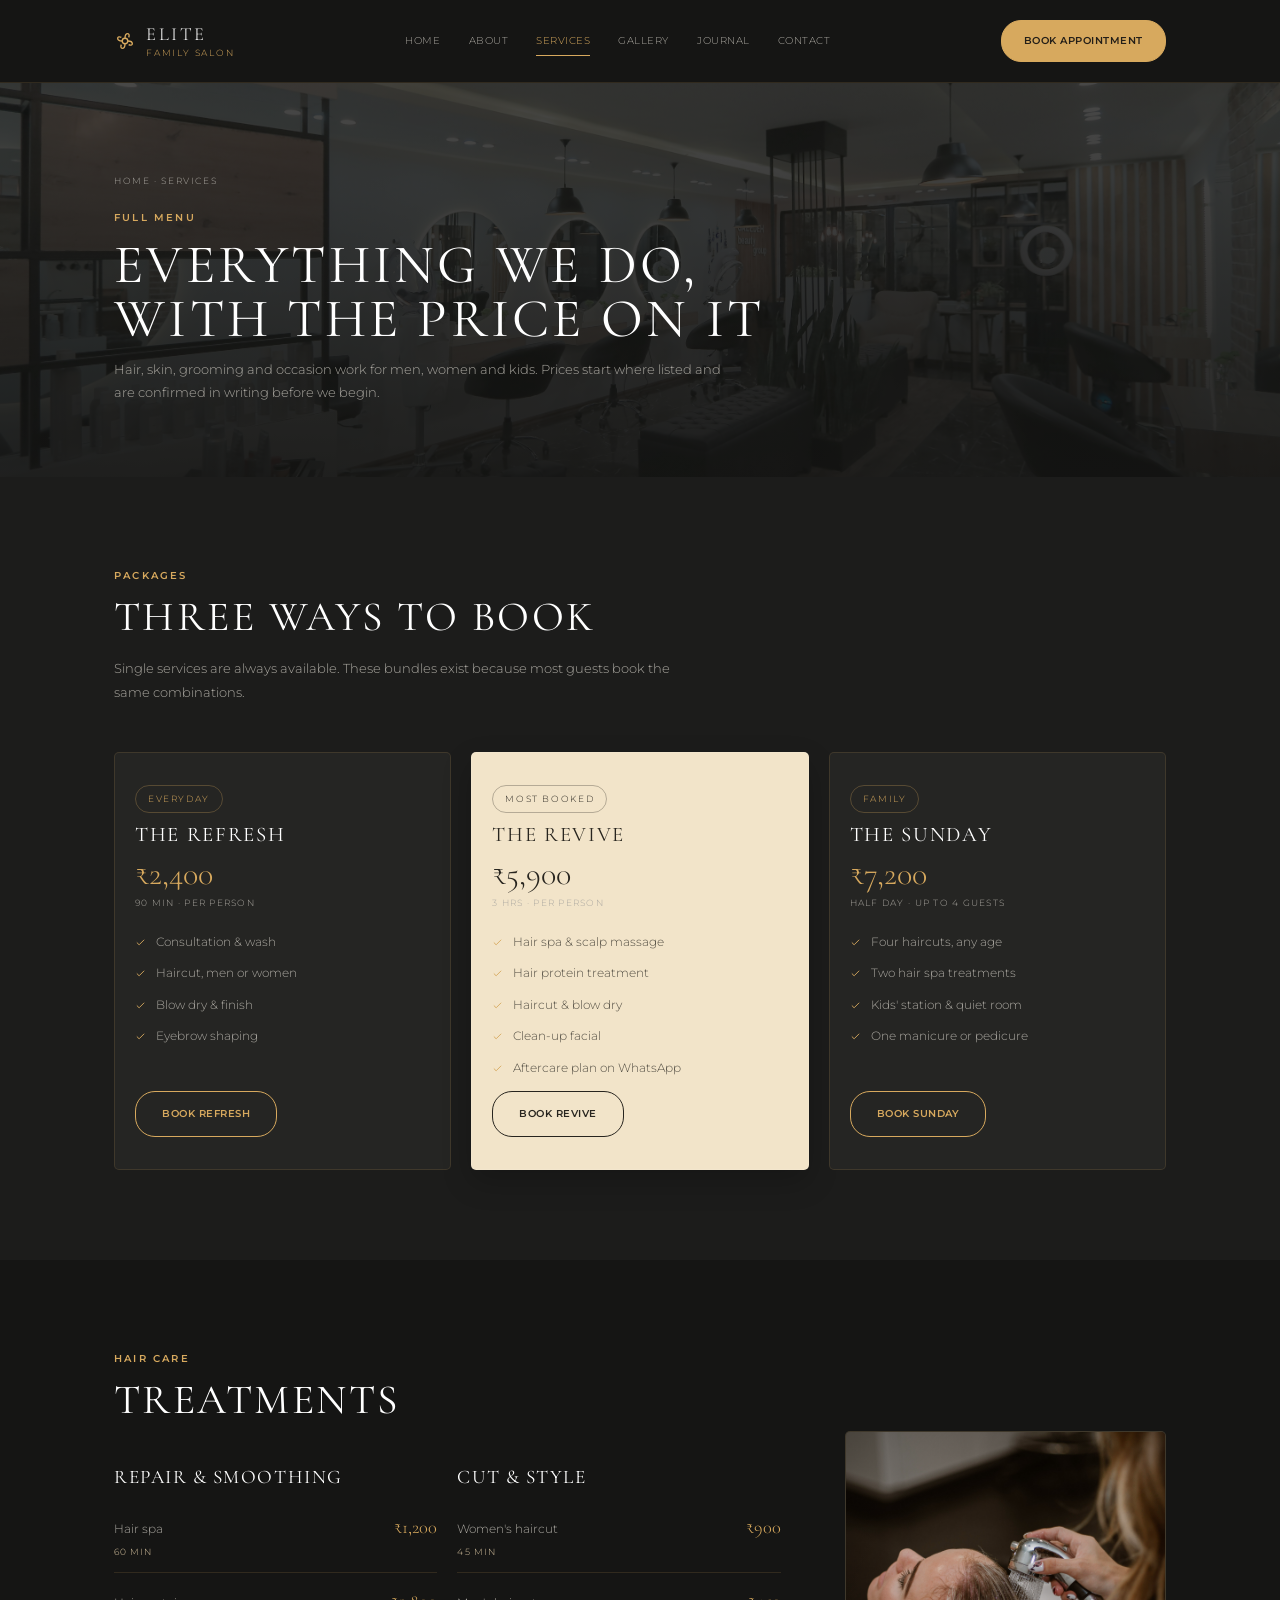
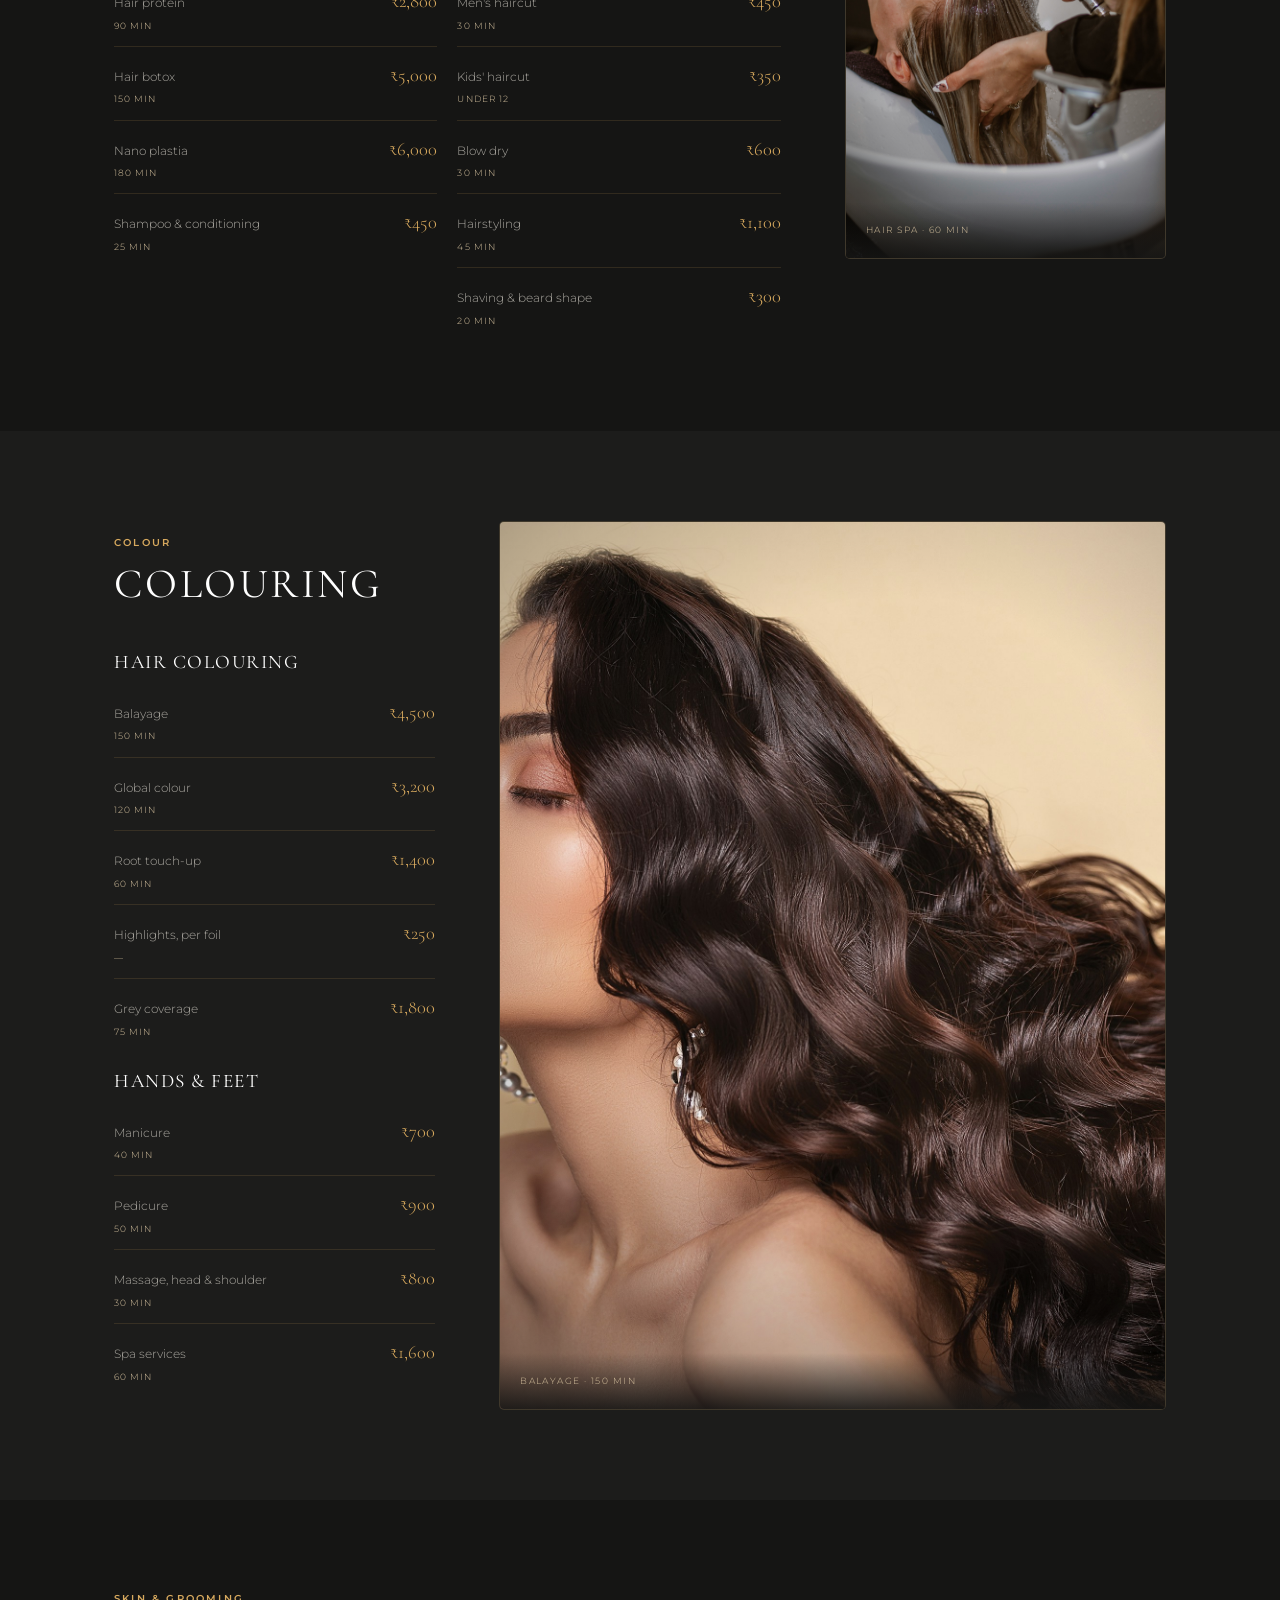
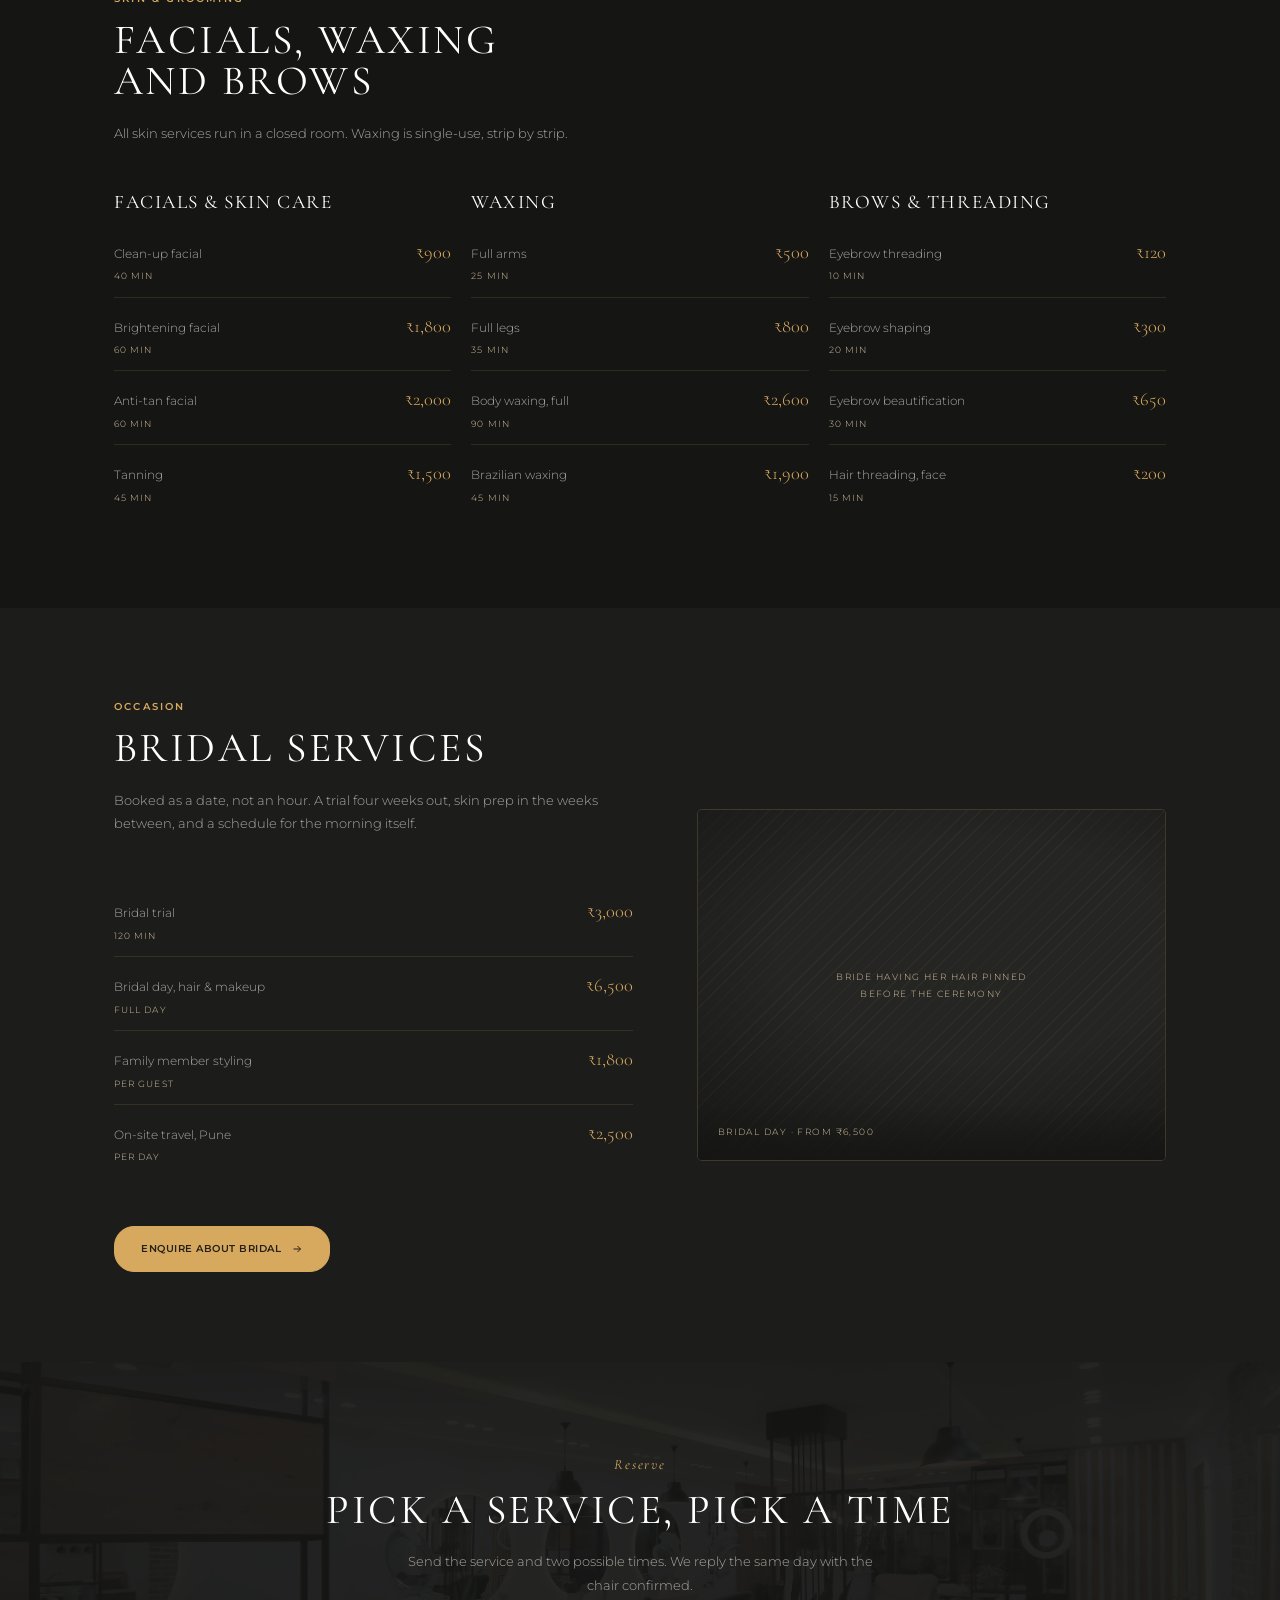
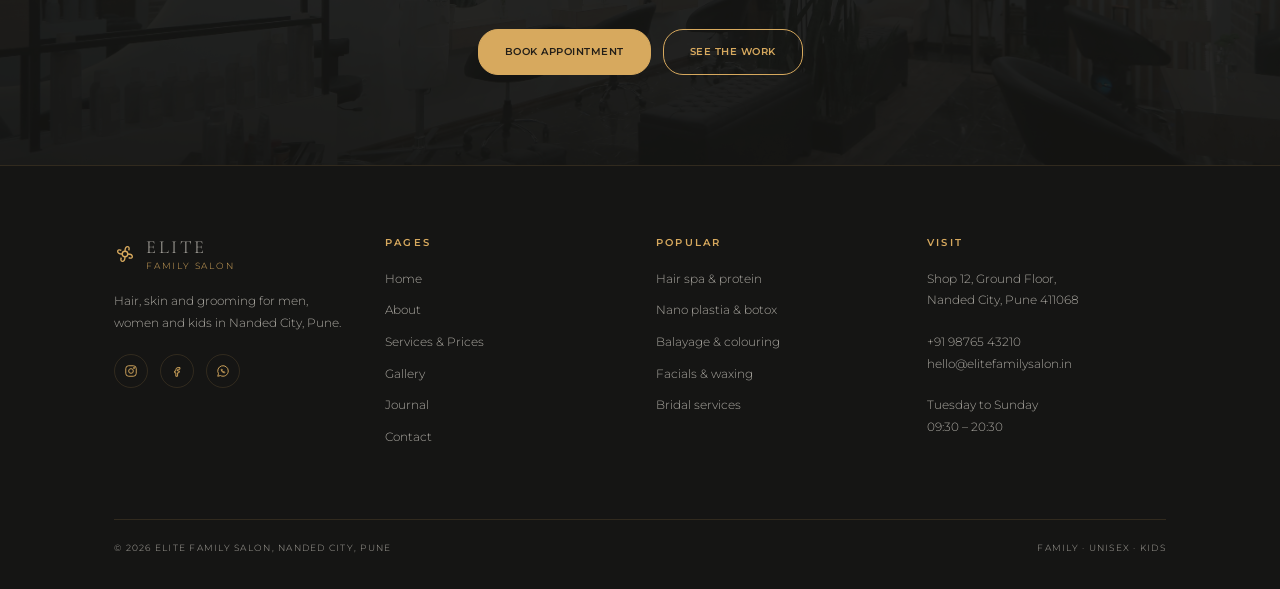
<file: services.html>
<!DOCTYPE html>
<html lang="en">
<head>
<meta charset="utf-8">
<meta name="viewport" content="width=device-width, initial-scale=1">
<title>Services &amp; Prices | Hair Spa, Nano Plastia, Balayage &amp; Bridal | Pune</title>
<meta name="description" content="Full price list for Elite Family Salon, Nanded City: hair spa, hair protein, botox, nano plastia, balayage, haircuts for men, women and kids, facials, waxing, bridal and spa services.">
<meta name="keywords" content="hair spa Pune price, nano plastia Pune, hair protein treatment Nanded City, balayage Nanded City, Brazilian waxing Pune, bridal makeup Nanded City, kids haircut Pune">
<link rel="canonical" href="https://elitefamilysalon.in/services.html">
<meta property="og:type" content="website">
<meta property="og:site_name" content="Elite Family Salon">
<meta property="og:title" content="Services &amp; Prices | Hair Spa, Nano Plastia, Balayage &amp; Bridal | Pune">
<meta property="og:description" content="Full price list for Elite Family Salon, Nanded City: hair spa, hair protein, botox, nano plastia, balayage, haircuts for men, women and kids, facials, waxing, bridal and spa services.">
<meta property="og:url" content="https://elitefamilysalon.in/services.html">
<meta property="og:image" content="https://elitefamilysalon.in/assets/og-image.jpg">
<meta name="twitter:card" content="summary_large_image">
<meta name="twitter:title" content="Services &amp; Prices | Hair Spa, Nano Plastia, Balayage &amp; Bridal | Pune">
<meta name="twitter:description" content="Full price list for Elite Family Salon, Nanded City: hair spa, hair protein, botox, nano plastia, balayage, haircuts for men, women and kids, facials, waxing, bridal and spa services.">
<meta name="twitter:image" content="https://elitefamilysalon.in/assets/og-image.jpg">
<meta name="theme-color" content="#1C1C1B">
<link rel="icon" href="data:image/svg+xml,<svg xmlns=%22http://www.w3.org/2000/svg%22 viewBox=%220 0 100 100%22><text y=%22.9em%22 font-size=%2290%22>&#x2702;&#xFE0F;</text></svg>">
<link rel="preconnect" href="https://fonts.googleapis.com">
<link rel="preconnect" href="https://fonts.gstatic.com" crossorigin>
<link rel="stylesheet" href="https://fonts.googleapis.com/css2?family=Cormorant+Garamond:ital,wght@0,300;0,400;0,500;1,400&family=Montserrat:wght@300;400;600&display=swap">
<link rel="stylesheet" href="styles.css">
<script type="application/ld+json">
{
  "@context":"https://schema.org",
  "@type":"OfferCatalog",
  "name":"Elite Family Salon service menu",
  "url":"https://elitefamilysalon.in/services.html",
  "provider":{"@type":"HairSalon","name":"Elite Family Salon","telephone":"+91-98765-43210","address":{"@type":"PostalAddress","streetAddress":"Shop 12, Ground Floor, Nanded City","addressLocality":"Pune","addressRegion":"Maharashtra","postalCode":"411068","addressCountry":"IN"}},
  "itemListElement":[
    {"@type":"Offer","priceCurrency":"INR","price":"1200","itemOffered":{"@type":"Service","name":"Hair spa"}},
    {"@type":"Offer","priceCurrency":"INR","price":"2800","itemOffered":{"@type":"Service","name":"Hair protein treatment"}},
    {"@type":"Offer","priceCurrency":"INR","price":"6000","itemOffered":{"@type":"Service","name":"Nano plastia"}},
    {"@type":"Offer","priceCurrency":"INR","price":"4500","itemOffered":{"@type":"Service","name":"Balayage"}},
    {"@type":"Offer","priceCurrency":"INR","price":"6500","itemOffered":{"@type":"Service","name":"Bridal package"}}
  ]
}
</script>
</head>
<body>
<a class="skip-link" href="#main">Skip to content</a>

<header class="site-header site-header--solid">
  <div class="container header-inner">
    <a class="wordmark" href="index.html">
      <svg viewBox="0 0 24 24" fill="none" stroke="currentColor" stroke-width="1.5" aria-hidden="true"><circle cx="12" cy="12" r="3"/><path d="M12 9c0-3 1.5-5 3-5s2 2 1 4M12 15c0 3-1.5 5-3 5s-2-2-1-4M9 12c-3 0-5-1.5-5-3s2-2 4-1M15 12c3 0 5 1.5 5 3s-2 2-4 1"/></svg>
      <span class="wordmark-text"><span class="wordmark-name">Elite</span><span class="wordmark-sub">Family Salon</span></span>
    </a>
    <input class="nav-toggle" id="nav-toggle" type="checkbox" aria-label="Show navigation menu">
    <label class="nav-toggle-btn" for="nav-toggle">
      <svg class="ico-open" viewBox="0 0 24 24" fill="none" stroke="currentColor" stroke-width="1.6" aria-hidden="true"><path d="M4 7h16M4 12h16M4 17h16"/></svg>
      <svg class="ico-close" viewBox="0 0 24 24" fill="none" stroke="currentColor" stroke-width="1.6" aria-hidden="true"><path d="M6 6l12 12M18 6L6 18"/></svg>
      <span>Menu</span>
    </label>
    <nav class="nav" aria-label="Primary">
      <a href="index.html">Home</a>
      <a href="about.html">About</a>
      <a href="services.html" aria-current="page">Services</a>
      <a href="portfolio.html">Gallery</a>
      <a href="blog.html">Journal</a>
      <a href="contact.html">Contact</a>
    </nav>
    <a class="btn header-cta" href="contact.html">Book Appointment</a>
  </div>
</header>

<main id="main">

  <section class="page-hero">
    <div class="page-hero-media">
      <img src="assets/salon-interior.jpg" alt="Stylist sectioning hair before a cut" loading="lazy">
    </div>
    <div class="container">
      <p class="breadcrumb"><a href="index.html">Home</a> · Services</p>
      <span class="eyebrow reveal reveal-1">Full menu</span>
      <h1 class="reveal reveal-2">Everything we do,<br>with the price on it</h1>
      <p class="lede reveal reveal-3">Hair, skin, grooming and occasion work for men, women and kids. Prices start where listed and are confirmed in writing before we begin.</p>
    </div>
  </section>

  <section class="section" aria-labelledby="tiers-h">
    <div class="container">
      <div class="measure">
        <span class="eyebrow">Packages</span>
        <h2 class="section-heading" id="tiers-h">Three ways to book</h2>
        <p class="lede mt-sm">Single services are always available. These bundles exist because most guests book the same combinations.</p>
      </div>
      <div class="tiers mt-lg">
        <article class="tier reveal reveal-1">
          <span class="tier-badge">Everyday</span>
          <h3>The Refresh</h3>
          <p class="tier-price">₹2,400 <small>90 min · per person</small></p>
          <ul>
            <li><svg viewBox="0 0 24 24" fill="none" stroke="currentColor" stroke-width="2" aria-hidden="true"><path d="M4 12l5 5L20 6"/></svg>Consultation &amp; wash</li>
            <li><svg viewBox="0 0 24 24" fill="none" stroke="currentColor" stroke-width="2" aria-hidden="true"><path d="M4 12l5 5L20 6"/></svg>Haircut, men or women</li>
            <li><svg viewBox="0 0 24 24" fill="none" stroke="currentColor" stroke-width="2" aria-hidden="true"><path d="M4 12l5 5L20 6"/></svg>Blow dry &amp; finish</li>
            <li><svg viewBox="0 0 24 24" fill="none" stroke="currentColor" stroke-width="2" aria-hidden="true"><path d="M4 12l5 5L20 6"/></svg>Eyebrow shaping</li>
          </ul>
          <a class="btn btn--ghost" href="contact.html">Book Refresh</a>
        </article>
        <article class="tier tier--featured reveal reveal-2">
          <span class="tier-badge">Most booked</span>
          <h3>The Revive</h3>
          <p class="tier-price">₹5,900 <small>3 hrs · per person</small></p>
          <ul>
            <li><svg viewBox="0 0 24 24" fill="none" stroke="currentColor" stroke-width="2" aria-hidden="true"><path d="M4 12l5 5L20 6"/></svg>Hair spa &amp; scalp massage</li>
            <li><svg viewBox="0 0 24 24" fill="none" stroke="currentColor" stroke-width="2" aria-hidden="true"><path d="M4 12l5 5L20 6"/></svg>Hair protein treatment</li>
            <li><svg viewBox="0 0 24 24" fill="none" stroke="currentColor" stroke-width="2" aria-hidden="true"><path d="M4 12l5 5L20 6"/></svg>Haircut &amp; blow dry</li>
            <li><svg viewBox="0 0 24 24" fill="none" stroke="currentColor" stroke-width="2" aria-hidden="true"><path d="M4 12l5 5L20 6"/></svg>Clean-up facial</li>
            <li><svg viewBox="0 0 24 24" fill="none" stroke="currentColor" stroke-width="2" aria-hidden="true"><path d="M4 12l5 5L20 6"/></svg>Aftercare plan on WhatsApp</li>
          </ul>
          <a class="btn btn--on-cream" href="contact.html">Book Revive</a>
        </article>
        <article class="tier reveal reveal-3">
          <span class="tier-badge">Family</span>
          <h3>The Sunday</h3>
          <p class="tier-price">₹7,200 <small>Half day · up to 4 guests</small></p>
          <ul>
            <li><svg viewBox="0 0 24 24" fill="none" stroke="currentColor" stroke-width="2" aria-hidden="true"><path d="M4 12l5 5L20 6"/></svg>Four haircuts, any age</li>
            <li><svg viewBox="0 0 24 24" fill="none" stroke="currentColor" stroke-width="2" aria-hidden="true"><path d="M4 12l5 5L20 6"/></svg>Two hair spa treatments</li>
            <li><svg viewBox="0 0 24 24" fill="none" stroke="currentColor" stroke-width="2" aria-hidden="true"><path d="M4 12l5 5L20 6"/></svg>Kids' station &amp; quiet room</li>
            <li><svg viewBox="0 0 24 24" fill="none" stroke="currentColor" stroke-width="2" aria-hidden="true"><path d="M4 12l5 5L20 6"/></svg>One manicure or pedicure</li>
          </ul>
          <a class="btn btn--ghost" href="contact.html">Book Sunday</a>
        </article>
      </div>
    </div>
  </section>

  <section class="section section--deep" id="hair" aria-labelledby="hair-h">
    <div class="container">
      <div class="split split--wide-left">
        <div>
          <span class="eyebrow">Hair care</span>
          <h2 class="section-heading" id="hair-h">Treatments</h2>
          <div class="price-list mt-lg">
            <div class="price-group">
              <h3>Repair &amp; smoothing</h3>
              <ul>
                <li><span class="price-name">Hair spa <small>60 min</small></span><span class="price-val">₹1,200</span></li>
                <li><span class="price-name">Hair protein <small>90 min</small></span><span class="price-val">₹2,800</span></li>
                <li><span class="price-name">Hair botox <small>150 min</small></span><span class="price-val">₹5,000</span></li>
                <li><span class="price-name">Nano plastia <small>180 min</small></span><span class="price-val">₹6,000</span></li>
                <li><span class="price-name">Shampoo &amp; conditioning <small>25 min</small></span><span class="price-val">₹450</span></li>
              </ul>
            </div>
            <div class="price-group">
              <h3>Cut &amp; style</h3>
              <ul>
                <li><span class="price-name">Women's haircut <small>45 min</small></span><span class="price-val">₹900</span></li>
                <li><span class="price-name">Men's haircut <small>30 min</small></span><span class="price-val">₹450</span></li>
                <li><span class="price-name">Kids' haircut <small>under 12</small></span><span class="price-val">₹350</span></li>
                <li><span class="price-name">Blow dry <small>30 min</small></span><span class="price-val">₹600</span></li>
                <li><span class="price-name">Hairstyling <small>45 min</small></span><span class="price-val">₹1,100</span></li>
                <li><span class="price-name">Shaving &amp; beard shape <small>20 min</small></span><span class="price-val">₹300</span></li>
              </ul>
            </div>
          </div>
        </div>
        <div class="split-media">
          <div class="frame frame--tall">
            <img src="assets/hair-services.jpg" alt="Hair spa treatment being applied at the wash basin" loading="lazy">
            <p class="frame-caption">Hair spa · 60 min</p>
          </div>
        </div>
      </div>
    </div>
  </section>

  <section class="section" id="colour" aria-labelledby="colour-h">
    <div class="container">
      <div class="split split--wide-right split--flip">
        <div class="split-media">
          <div class="frame frame--tall">
            <img src="assets/hair-portrait.jpg" alt="Balayage highlights hand-painted into mid-length hair" loading="lazy">
            <p class="frame-caption">Balayage · 150 min</p>
          </div>
        </div>
        <div>
          <span class="eyebrow">Colour</span>
          <h2 class="section-heading" id="colour-h">Colouring</h2>
          <div class="price-list mt-lg">
            <div class="price-group">
              <h3>Hair colouring</h3>
              <ul>
                <li><span class="price-name">Balayage <small>150 min</small></span><span class="price-val">₹4,500</span></li>
                <li><span class="price-name">Global colour <small>120 min</small></span><span class="price-val">₹3,200</span></li>
                <li><span class="price-name">Root touch-up <small>60 min</small></span><span class="price-val">₹1,400</span></li>
                <li><span class="price-name">Highlights, per foil <small>—</small></span><span class="price-val">₹250</span></li>
                <li><span class="price-name">Grey coverage <small>75 min</small></span><span class="price-val">₹1,800</span></li>
              </ul>
            </div>
            <div class="price-group">
              <h3>Hands &amp; feet</h3>
              <ul>
                <li><span class="price-name">Manicure <small>40 min</small></span><span class="price-val">₹700</span></li>
                <li><span class="price-name">Pedicure <small>50 min</small></span><span class="price-val">₹900</span></li>
                <li><span class="price-name">Massage, head &amp; shoulder <small>30 min</small></span><span class="price-val">₹800</span></li>
                <li><span class="price-name">Spa services <small>60 min</small></span><span class="price-val">₹1,600</span></li>
              </ul>
            </div>
          </div>
        </div>
      </div>
    </div>
  </section>

  <section class="section section--deep" id="skin" aria-labelledby="skin-h">
    <div class="container">
      <div class="measure">
        <span class="eyebrow">Skin &amp; grooming</span>
        <h2 class="section-heading" id="skin-h">Facials, waxing<br>and brows</h2>
        <p class="lede mt-sm">All skin services run in a closed room. Waxing is single-use, strip by strip.</p>
      </div>
      <div class="price-list mt-lg">
        <div class="price-group">
          <h3>Facials &amp; skin care</h3>
          <ul>
            <li><span class="price-name">Clean-up facial <small>40 min</small></span><span class="price-val">₹900</span></li>
            <li><span class="price-name">Brightening facial <small>60 min</small></span><span class="price-val">₹1,800</span></li>
            <li><span class="price-name">Anti-tan facial <small>60 min</small></span><span class="price-val">₹2,000</span></li>
            <li><span class="price-name">Tanning <small>45 min</small></span><span class="price-val">₹1,500</span></li>
          </ul>
        </div>
        <div class="price-group">
          <h3>Waxing</h3>
          <ul>
            <li><span class="price-name">Full arms <small>25 min</small></span><span class="price-val">₹500</span></li>
            <li><span class="price-name">Full legs <small>35 min</small></span><span class="price-val">₹800</span></li>
            <li><span class="price-name">Body waxing, full <small>90 min</small></span><span class="price-val">₹2,600</span></li>
            <li><span class="price-name">Brazilian waxing <small>45 min</small></span><span class="price-val">₹1,900</span></li>
          </ul>
        </div>
        <div class="price-group">
          <h3>Brows &amp; threading</h3>
          <ul>
            <li><span class="price-name">Eyebrow threading <small>10 min</small></span><span class="price-val">₹120</span></li>
            <li><span class="price-name">Eyebrow shaping <small>20 min</small></span><span class="price-val">₹300</span></li>
            <li><span class="price-name">Eyebrow beautification <small>30 min</small></span><span class="price-val">₹650</span></li>
            <li><span class="price-name">Hair threading, face <small>15 min</small></span><span class="price-val">₹200</span></li>
          </ul>
        </div>
      </div>
    </div>
  </section>

  <section class="section" id="bridal" aria-labelledby="bridal-h">
    <div class="container split">
      <div>
        <span class="eyebrow">Occasion</span>
        <h2 class="section-heading" id="bridal-h">Bridal services</h2>
        <p class="lede mt-sm">Booked as a date, not an hour. A trial four weeks out, skin prep in the weeks between, and a schedule for the morning itself.</p>
        <div class="price-list mt-lg">
          <div class="price-group">
            <ul>
              <li><span class="price-name">Bridal trial <small>120 min</small></span><span class="price-val">₹3,000</span></li>
              <li><span class="price-name">Bridal day, hair &amp; makeup <small>full day</small></span><span class="price-val">₹6,500</span></li>
              <li><span class="price-name">Family member styling <small>per guest</small></span><span class="price-val">₹1,800</span></li>
              <li><span class="price-name">On-site travel, Pune <small>per day</small></span><span class="price-val">₹2,500</span></li>
            </ul>
          </div>
        </div>
        <div class="btn-row mt-lg"><a class="btn" href="contact.html">Enquire About Bridal <svg viewBox="0 0 24 24" fill="none" stroke="currentColor" stroke-width="2" aria-hidden="true"><path d="M5 12h14M13 6l6 6-6 6"/></svg></a></div>
      </div>
      <div class="split-media">
        <div class="frame frame--wide">
          <div class="ph" role="img" aria-label="Bride having her hair pinned before the ceremony"><span>Bride having her hair pinned before the ceremony</span></div>
          <p class="frame-caption">Bridal day · from ₹6,500</p>
        </div>
      </div>
    </div>
  </section>

  <section class="cta-band" aria-labelledby="cta-h">
    <div class="cta-band-media">
      <img src="assets/salon-interior.jpg" alt="Gold-lit mirrors along the salon wall" loading="lazy">
    </div>
    <div class="container">
      <span class="eyebrow eyebrow--serif">Reserve</span>
      <h2 id="cta-h">Pick a service, pick a time</h2>
      <p>Send the service and two possible times. We reply the same day with the chair confirmed.</p>
      <div class="btn-row">
        <a class="btn" href="contact.html">Book Appointment</a>
        <a class="btn btn--ghost" href="portfolio.html">See The Work</a>
      </div>
    </div>
  </section>

</main>

<footer class="site-footer">
  <div class="container">
    <div class="footer-grid">
      <div>
        <a class="wordmark" href="index.html">
      <svg viewBox="0 0 24 24" fill="none" stroke="currentColor" stroke-width="1.5" aria-hidden="true"><circle cx="12" cy="12" r="3"/><path d="M12 9c0-3 1.5-5 3-5s2 2 1 4M12 15c0 3-1.5 5-3 5s-2-2-1-4M9 12c-3 0-5-1.5-5-3s2-2 4-1M15 12c3 0 5 1.5 5 3s-2 2-4 1"/></svg>
      <span class="wordmark-text"><span class="wordmark-name">Elite</span><span class="wordmark-sub">Family Salon</span></span>
    </a>
        <p class="mt-sm">Hair, skin and grooming for men, women and kids in Nanded City, Pune.</p>
        <div class="socials">
          <a href="https://www.instagram.com/" aria-label="Elite Family Salon on Instagram"><svg viewBox="0 0 24 24" fill="none" stroke="currentColor" stroke-width="1.6" aria-hidden="true"><rect x="3" y="3" width="18" height="18" rx="5"/><circle cx="12" cy="12" r="4"/><circle cx="17.2" cy="6.8" r="1"/></svg></a>
          <a href="https://www.facebook.com/" aria-label="Elite Family Salon on Facebook"><svg viewBox="0 0 24 24" fill="none" stroke="currentColor" stroke-width="1.6" aria-hidden="true"><path d="M14 9h3V6h-3a4 4 0 0 0-4 4v2H8v3h2v6h3v-6h2.5l.5-3H13v-2a1 1 0 0 1 1-1z"/></svg></a>
          <a href="https://wa.me/919876543210" aria-label="Message Elite Family Salon on WhatsApp"><svg viewBox="0 0 24 24" fill="none" stroke="currentColor" stroke-width="1.6" aria-hidden="true"><path d="M21 12a9 9 0 0 1-13.4 7.8L3 21l1.3-4.4A9 9 0 1 1 21 12z"/><path d="M9 9.5c0 3 2.5 5.5 5.5 5.5.6 0 1-.6.6-1l-1-1-1.4.6-2.3-2.3.6-1.4-1-1c-.4-.4-1 0-1 .6z"/></svg></a>
        </div>
      </div>
      <div>
        <h4>Pages</h4>
        <ul class="footer-links">
          <li><a href="index.html">Home</a></li>
          <li><a href="about.html">About</a></li>
          <li><a href="services.html">Services &amp; Prices</a></li>
          <li><a href="portfolio.html">Gallery</a></li>
          <li><a href="blog.html">Journal</a></li>
          <li><a href="contact.html">Contact</a></li>
        </ul>
      </div>
      <div>
        <h4>Popular</h4>
        <ul class="footer-links">
          <li><a href="services.html#hair">Hair spa &amp; protein</a></li>
          <li><a href="services.html#hair">Nano plastia &amp; botox</a></li>
          <li><a href="services.html#colour">Balayage &amp; colouring</a></li>
          <li><a href="services.html#skin">Facials &amp; waxing</a></li>
          <li><a href="services.html#bridal">Bridal services</a></li>
        </ul>
      </div>
      <div>
        <h4>Visit</h4>
        <p>Shop 12, Ground Floor,<br>Nanded City, Pune 411068</p>
        <p class="mt-sm"><a href="tel:+919876543210">+91 98765 43210</a></p>
        <p><a href="mailto:hello@elitefamilysalon.in">hello@elitefamilysalon.in</a></p>
        <p class="mt-sm">Tuesday to Sunday<br>09:30 – 20:30</p>
      </div>
    </div>
    <div class="footer-bottom">
      <span>© 2026 Elite Family Salon, Nanded City, Pune</span>
      <span>Family · Unisex · Kids</span>
    </div>
  </div>
</footer>
</body>
</html>
</file>
<file: styles.css>
/* ==========================================================================
   ELITE FAMILY SALON — shared stylesheet
   Swap the values in :root below for your own design tokens.
   ========================================================================== */

:root{
  /* ---- colours: surfaces ---- */
  --color-bg:            #1C1C1B;
  --color-bg-deep:       #151514;
  --color-bg-card:       #252523;
  --color-surface-service:#242422;
  --color-surface-cream: #F2E4C9;
  --color-surface-ivory: #F7EEDC;

  /* ---- colours: accent ---- */
  --color-gold:          #D7A95E;
  --color-gold-dark:     #B88943;
  --color-gold-soft:     #D8C4A1;

  /* ---- colours: text ---- */
  --color-text:          #FFFFFF;
  --color-text-muted:    #AAA7A0;
  --color-text-dark:     #28251F;
  --color-text-on-dark-bg:#AAA7A0;
  --color-text-on-light-bg:rgba(40,37,31,.78);
  --color-text-on-gold:  #241F18;

  /* ---- colours: lines ---- */
  --color-border:        rgba(215,169,94,.28);
  --color-border-hairline:rgba(215,169,94,.14);
  --color-border-light:  rgba(40,37,31,.14);
  --color-border-white:  rgba(255,255,255,.08);

  /* ---- overlays ---- */
  --overlay-image:  linear-gradient(90deg,rgba(21,21,20,.96) 0%,rgba(21,21,20,.88) 45%,rgba(21,21,20,.58) 100%);
  --overlay-flat:   linear-gradient(180deg,rgba(21,21,20,.55) 0%,rgba(21,21,20,.85) 100%);
  --overlay-vignette:radial-gradient(120% 90% at 60% 40%,rgba(0,0,0,0) 35%,rgba(0,0,0,.55) 100%);

  /* ---- type ---- */
  --font-display:'Cormorant Garamond',Georgia,'Times New Roman',serif;
  --font-body:'Montserrat','Helvetica Neue',Arial,sans-serif;
  --weight-display:400;
  --weight-display-strong:500;
  --weight-body:300;
  --weight-body-strong:600;

  --size-hero:clamp(2.6rem,7vw,4.4rem);
  --size-h1:clamp(2.2rem,5.5vw,3.4rem);
  --size-h2:clamp(1.8rem,4.4vw,2.6rem);
  --size-h3:1.4rem;
  --size-body:0.8125rem;   /* 13px */
  --size-small:0.75rem;    /* 12px */
  --size-eyebrow:0.625rem; /* 10px */
  --size-micro:0.5625rem;  /* 9px */

  --track-eyebrow:.22em;
  --track-nav:.05em;
  --track-heading:.06em;
  --leading-display:0.98;
  --leading-body:1.8;

  /* ---- spacing ---- */
  --space-2xs:6px;
  --space-xs:12px;
  --space-sm:20px;
  --space-md:32px;
  --space-lg:48px;
  --space-xl:72px;
  --space-2xl:100px;
  --section-y:clamp(60px,9vw,90px);
  --section-x:5%;
  --container:1180px;
  --measure:620px;

  /* ---- radius ---- */
  --radius-xs:3px;
  --radius-sm:5px;
  --radius-md:6px;
  --radius-pill:20px;

  /* ---- effects ---- */
  --shadow-card:0 12px 30px rgba(0,0,0,.20);
  --shadow-soft:0 8px 24px rgba(0,0,0,.28);
  --hairline:1px;

  /* ---- motion ---- */
  --ease:cubic-bezier(.25,.1,.25,1);
  --dur-fast:200ms;
  --dur-mid:400ms;
  --dur-slow:700ms;
}

/* ==========================================================================
   RESET & BASE
   ========================================================================== */
*,*::before,*::after{box-sizing:border-box}
html{-webkit-text-size-adjust:100%;scroll-behavior:smooth}
body{
  margin:0;
  background:var(--color-bg);
  color:var(--color-text-on-dark-bg);
  font-family:var(--font-body);
  font-size:var(--size-body);
  font-weight:var(--weight-body);
  line-height:var(--leading-body);
  -webkit-font-smoothing:antialiased;
  text-wrap:pretty;
}
img{max-width:100%;display:block;border:0}
a{color:var(--color-gold);text-decoration:none;transition:color var(--dur-fast) var(--ease)}
a:hover{color:var(--color-gold-soft)}
h1,h2,h3,h4{
  font-family:var(--font-display);
  font-weight:var(--weight-display);
  color:var(--color-text);
  line-height:var(--leading-display);
  letter-spacing:var(--track-heading);
  margin:0;
}
p{margin:0}
ul{margin:0;padding:0;list-style:none}
:focus-visible{outline:2px solid var(--color-gold);outline-offset:3px}
::selection{background:var(--color-gold);color:var(--color-text-on-gold)}
.skip-link{
  position:absolute;left:-9999px;top:0;z-index:99;
  background:var(--color-gold);color:var(--color-text-on-gold);
  padding:10px 18px;font-size:var(--size-eyebrow);letter-spacing:var(--track-nav);
  text-transform:uppercase;font-weight:var(--weight-body-strong);
}
.skip-link:focus{left:var(--space-sm);top:var(--space-sm)}

/* ==========================================================================
   LAYOUT PRIMITIVES
   ========================================================================== */
.container{width:100%;max-width:var(--container);margin:0 auto;padding:0 var(--section-x)}
.section{padding:var(--section-y) 0}
.section--deep{background:var(--color-bg-deep)}
.measure{max-width:var(--measure)}
.center{text-align:center;margin-left:auto;margin-right:auto}

.eyebrow{
  display:block;
  font-size:var(--size-eyebrow);
  letter-spacing:var(--track-eyebrow);
  text-transform:uppercase;
  color:var(--color-gold);
  font-weight:var(--weight-body-strong);
  margin-bottom:var(--space-xs);
}
.eyebrow--serif{font-family:var(--font-display);letter-spacing:.12em;text-transform:none;font-size:.9rem;font-style:italic;font-weight:var(--weight-display)}
.section-heading{text-transform:uppercase;font-size:var(--size-h2)}
.section-heading--serif-mixed{text-transform:none;font-style:italic}
.lede{max-width:var(--measure);color:var(--color-text-muted);font-size:var(--size-body)}
.rule{height:var(--hairline);background:var(--color-border);border:0;margin:0}
.rule--short{width:64px;background:var(--color-gold)}

/* gold three-dot ornament */
.dots{display:flex;gap:var(--space-2xs);justify-content:center;align-items:center}
.dots span{width:4px;height:4px;border-radius:50%;background:var(--color-gold);opacity:.9}
.dots span:nth-child(2){opacity:.55}
.dots span:nth-child(3){opacity:.3}

/* the signature flowing gold curve, used once per page under the hero */
.curve{display:block;width:100%;height:70px;color:var(--color-gold)}
.curve path{
  fill:none;stroke:currentColor;stroke-width:1;
  stroke-dasharray:1400;stroke-dashoffset:1400;
  animation:draw 1600ms var(--ease) 300ms forwards;
}

/* ==========================================================================
   BUTTONS
   ========================================================================== */
.btn{
  display:inline-flex;align-items:center;gap:10px;
  padding:13px 26px;border-radius:var(--radius-pill);
  font-size:var(--size-eyebrow);font-weight:var(--weight-body-strong);
  letter-spacing:var(--track-nav);text-transform:uppercase;
  border:var(--hairline) solid var(--color-gold);
  background:var(--color-gold);color:var(--color-text-on-gold);
  cursor:pointer;
  transition:background var(--dur-mid) var(--ease),color var(--dur-mid) var(--ease),border-color var(--dur-mid) var(--ease);
}
.btn:hover,.btn:focus-visible{background:transparent;color:var(--color-gold)}
.btn:active{background:var(--color-gold-dark);border-color:var(--color-gold-dark);color:var(--color-text-on-gold)}
.btn--ghost{background:transparent;color:var(--color-gold)}
.btn--ghost:hover,.btn--ghost:focus-visible{background:var(--color-gold);color:var(--color-text-on-gold)}
.btn--on-cream{border-color:var(--color-text-dark);background:transparent;color:var(--color-text-dark)}
.btn--on-cream:hover,.btn--on-cream:focus-visible{background:var(--color-text-dark);color:var(--color-surface-cream)}
.btn svg{width:12px;height:12px;flex:none}
.btn-row{display:flex;flex-wrap:wrap;gap:var(--space-xs)}
@media (max-width:420px){
  .btn{width:100%;justify-content:center}
  .btn-row{width:100%}
}

/* ==========================================================================
   HEADER / NAV
   ========================================================================== */
.site-header{
  position:absolute;top:0;left:0;right:0;z-index:20;
  padding:var(--space-sm) 0;
  background:transparent;
}
.site-header--solid{position:relative;background:var(--color-bg-deep);border-bottom:var(--hairline) solid var(--color-border-hairline)}
.header-inner{display:flex;align-items:center;justify-content:space-between;gap:var(--space-sm);flex-wrap:wrap}
.wordmark{display:flex;align-items:center;gap:10px;color:var(--color-text)}
.wordmark svg{width:22px;height:22px;color:var(--color-gold);flex:none}
.wordmark-text{display:flex;flex-direction:column;line-height:1}
.wordmark-name{font-family:var(--font-display);font-size:1.15rem;letter-spacing:.14em;text-transform:uppercase}
.wordmark-sub{font-size:var(--size-micro);letter-spacing:.2em;text-transform:uppercase;color:var(--color-gold);margin-top:5px}
.nav{display:flex;align-items:center;gap:clamp(14px,2.2vw,30px);flex-wrap:wrap}
.nav a{
  font-size:var(--size-eyebrow);letter-spacing:var(--track-nav);text-transform:uppercase;
  color:var(--color-text-muted);padding:6px 0;position:relative;font-weight:var(--weight-body);
}
.nav a:hover{color:var(--color-gold)}
.nav a[aria-current="page"]{color:var(--color-gold)}
.nav a[aria-current="page"]::after{
  content:"";position:absolute;left:0;right:0;bottom:0;height:var(--hairline);background:var(--color-gold);
}
.header-cta{font-size:var(--size-eyebrow);padding:11px 22px}

/* menu toggle — checkbox driven, no JavaScript */
.nav-toggle{position:absolute;width:1px;height:1px;opacity:0;pointer-events:none}
.nav-toggle-btn{display:none}
.nav-toggle-btn svg{width:16px;height:16px}
.nav-toggle-btn .ico-close{display:none}
.nav-toggle:checked ~ .nav-toggle-btn .ico-open{display:none}
.nav-toggle:checked ~ .nav-toggle-btn .ico-close{display:block}
.nav-toggle:focus-visible ~ .nav-toggle-btn{outline:2px solid var(--color-gold);outline-offset:3px}
@media (max-width:900px){
  .site-header{position:relative;background:var(--color-bg-deep)}
  .header-inner{justify-content:space-between;gap:var(--space-xs)}
  .nav-toggle-btn{
    display:flex;align-items:center;gap:10px;order:2;
    min-height:44px;padding:11px 18px;cursor:pointer;
    border:var(--hairline) solid var(--color-border);border-radius:var(--radius-pill);
    color:var(--color-gold);background:transparent;
    font-size:var(--size-eyebrow);font-weight:var(--weight-body-strong);
    letter-spacing:var(--track-nav);text-transform:uppercase;
    transition:background var(--dur-fast) var(--ease),color var(--dur-fast) var(--ease);
  }
  .nav-toggle-btn:hover{background:var(--color-gold);color:var(--color-text-on-gold)}
  .header-cta{order:3}
  .nav{
    order:4;width:100%;display:grid;gap:0;
    max-height:0;overflow:hidden;opacity:0;visibility:hidden;
    transition:max-height var(--dur-mid) var(--ease),opacity var(--dur-mid) var(--ease),margin-top var(--dur-mid) var(--ease),visibility var(--dur-mid) var(--ease);
  }
  .nav-toggle:checked ~ .nav{
    max-height:440px;opacity:1;visibility:visible;
    margin-top:var(--space-xs);padding-top:var(--space-xs);
    border-top:var(--hairline) solid var(--color-border-hairline);
  }
  .nav a{display:block;padding:13px 0;font-size:var(--size-small);letter-spacing:.12em}
  .nav a[aria-current="page"]::after{width:26px;right:auto}
}
@media (max-width:560px){
  .header-cta{order:5;width:100%;justify-content:center;margin-top:var(--space-2xs)}
}

/* ==========================================================================
   HERO
   ========================================================================== */
.hero{position:relative;background:var(--color-bg-deep);overflow:hidden}
.hero-media{position:absolute;inset:0}
.hero-media img{width:100%;height:100%;object-fit:cover;animation:zoomIn 12s var(--ease) forwards}
.hero-media::after{content:"";position:absolute;inset:0;background:var(--overlay-image)}
.hero::before{
  content:"";position:absolute;inset:0;z-index:1;pointer-events:none;
  background:linear-gradient(180deg,rgba(21,21,20,.35) 0%,rgba(21,21,20,0) 40%,rgba(21,21,20,.55) 100%);
}
.hero-inner{position:relative;z-index:2;padding-top:clamp(150px,20vw,220px);padding-bottom:clamp(80px,12vw,130px)}
@media (max-width:900px){
  .hero-inner{padding-top:clamp(56px,12vw,96px);padding-bottom:clamp(56px,10vw,90px)}
}
.hero-copy{max-width:540px}
.hero-title{font-size:var(--size-hero);text-transform:uppercase;margin:var(--space-xs) 0 var(--space-sm)}
.hero-title em{font-style:normal;color:var(--color-gold)}
.hero-line{display:block;animation:riseIn 900ms var(--ease) both}
.hero-line-1{animation-delay:120ms}
.hero-line-2{animation-delay:280ms}
.hero-line-3{animation-delay:440ms}
.hero-copy p{color:var(--color-text-muted);margin-bottom:var(--space-md);max-width:430px}
.hero-meta{
  display:flex;flex-wrap:wrap;gap:var(--space-sm);margin-top:var(--space-lg);
  font-size:var(--size-micro);letter-spacing:.16em;text-transform:uppercase;color:var(--color-gold-soft);
}
.hero-meta span{display:flex;align-items:center;gap:8px}
.hero-meta span::before{content:"";width:4px;height:4px;border-radius:50%;background:var(--color-gold)}

/* compact page banner for inner pages */
.page-hero{position:relative;background:var(--color-bg-deep);overflow:hidden;padding:clamp(56px,9vw,90px) 0 clamp(48px,7vw,72px)}
.page-hero-media{position:absolute;inset:0;opacity:.5}
.page-hero-media img{width:100%;height:100%;object-fit:cover}
.page-hero-media::after{content:"";position:absolute;inset:0;background:var(--overlay-flat)}
.page-hero .container{position:relative;z-index:2}
.page-hero h1{font-size:var(--size-h1);text-transform:uppercase;margin-bottom:var(--space-xs)}
.breadcrumb{font-size:var(--size-micro);letter-spacing:.18em;text-transform:uppercase;color:var(--color-text-muted);margin-bottom:var(--space-sm)}
.breadcrumb a{color:var(--color-text-muted)}
.breadcrumb a:hover{color:var(--color-gold)}

/* ==========================================================================
   CREAM CARD TRIO
   ========================================================================== */
.cream-grid{display:grid;gap:var(--space-sm);grid-template-columns:repeat(auto-fit,minmax(260px,1fr))}
.cream-card{
  background:var(--color-surface-cream);
  border:var(--hairline) solid var(--color-border-white);
  border-radius:var(--radius-sm);
  padding:clamp(22px,4vw,30px);
  box-shadow:var(--shadow-card);
  color:var(--color-text-on-light-bg);
  transition:transform var(--dur-mid) var(--ease),box-shadow var(--dur-mid) var(--ease);
}
.cream-card:nth-child(2){background:var(--color-surface-ivory)}
.cream-card:hover{transform:translateY(-2px);box-shadow:0 18px 38px rgba(0,0,0,.26)}
.cream-card h3{color:var(--color-text-dark);text-transform:uppercase;font-size:var(--size-h3);letter-spacing:.08em}
.cream-card .card-rule{height:var(--hairline);background:var(--color-border-light);margin:var(--space-xs) 0 var(--space-sm);border:0}
.cream-card ul{margin-top:var(--space-sm);display:grid;gap:8px}
.cream-card li{display:flex;gap:10px;align-items:flex-start;font-size:var(--size-small)}
.cream-card li svg{width:11px;height:11px;color:var(--color-gold-dark);flex:none;margin-top:6px}
.cream-card .card-price{font-family:var(--font-display);font-size:1.5rem;color:var(--color-text-dark);display:block;margin-top:var(--space-sm)}

/* ==========================================================================
   DARK SERVICE CARDS
   ========================================================================== */
.service-grid{display:grid;gap:var(--space-xs);grid-template-columns:repeat(auto-fit,minmax(220px,1fr))}
.service-card{
  background:var(--color-surface-service);
  border:var(--hairline) solid var(--color-border-hairline);
  border-radius:var(--radius-xs);
  padding:22px;
  transition:transform var(--dur-mid) var(--ease),border-color var(--dur-mid) var(--ease);
}
.service-card:hover{transform:translateY(-2px);border-color:var(--color-border)}
.ornament{
  width:40px;height:40px;border-radius:50%;
  border:var(--hairline) solid var(--color-border);
  display:flex;align-items:center;justify-content:center;color:var(--color-gold);
  margin-bottom:var(--space-sm);
}
.ornament svg{width:16px;height:16px}
.service-card h3{font-size:1.15rem;text-transform:uppercase;letter-spacing:.08em;margin-bottom:10px}
.service-card p{font-size:var(--size-small);color:var(--color-text-muted)}
.service-card .meta{
  margin-top:var(--space-sm);padding-top:var(--space-xs);
  border-top:var(--hairline) solid var(--color-border-hairline);
  font-size:var(--size-micro);letter-spacing:.14em;text-transform:uppercase;color:var(--color-gold-soft);
}

/* ==========================================================================
   SPLIT / ASYMMETRIC SECTIONS
   ========================================================================== */
.split{display:grid;gap:clamp(var(--space-md),5vw,var(--space-xl));align-items:center;grid-template-columns:1fr}
@media (min-width:880px){
  .split{grid-template-columns:1.05fr .95fr}
  .split--wide-left{grid-template-columns:1.35fr .65fr}
  .split--wide-right{grid-template-columns:.65fr 1.35fr}
  .split--flip .split-media{order:2}
}
.frame{position:relative;border:var(--hairline) solid var(--color-border-hairline);border-radius:var(--radius-sm);overflow:hidden;background:var(--color-bg-card)}
.frame img{width:100%;height:100%;object-fit:cover;transition:transform var(--dur-slow) var(--ease)}
.frame:hover img{transform:scale(1.04)}
.frame::after{content:"";position:absolute;inset:0;background:var(--overlay-vignette);pointer-events:none}
.frame--tall{aspect-ratio:3/4}
.frame--wide{aspect-ratio:4/3}
.frame--square{aspect-ratio:1/1}
.frame-caption{
  position:absolute;left:0;right:0;bottom:0;z-index:2;
  padding:var(--space-sm);background:linear-gradient(180deg,rgba(21,21,20,0),rgba(21,21,20,.88));
  font-size:var(--size-micro);letter-spacing:.16em;text-transform:uppercase;color:var(--color-gold-soft);
}
.stack{display:grid;gap:var(--space-sm)}
.stack--tight{gap:var(--space-xs)}

/* offset image pair, used on About */
.image-pair{display:grid;grid-template-columns:1fr 1fr;gap:var(--space-xs);align-items:start}
.image-pair > :last-child{margin-top:var(--space-lg)}
@media (max-width:520px){
  .image-pair{grid-template-columns:1fr}
  .image-pair > :last-child{margin-top:0}
}

/* ==========================================================================
   STATS
   ========================================================================== */
.stats{display:grid;gap:var(--space-xs);grid-template-columns:repeat(auto-fit,minmax(92px,1fr));text-align:center;container-type:inline-size}
@container (max-width:360px){
  .stat{border-left:0;border-top:var(--hairline) solid var(--color-border-hairline)}
  .stat:first-child{border-top:0}
}
.stat{padding:var(--space-sm) var(--space-xs);border-left:var(--hairline) solid var(--color-border-hairline)}
.stat:first-child{border-left:0}
.stat-num{font-family:var(--font-display);font-size:clamp(2.2rem,5vw,3rem);color:var(--color-gold);display:block;line-height:1}
.stat-label{font-size:var(--size-micro);letter-spacing:.18em;text-transform:uppercase;margin-top:var(--space-xs);display:block;color:var(--color-text-muted)}
@media (max-width:760px){.stat{border-left:0;border-top:var(--hairline) solid var(--color-border-hairline)}.stat:first-child{border-top:0}}

/* ==========================================================================
   PROCESS TIMELINE
   ========================================================================== */
.timeline{position:relative;display:grid;gap:var(--space-md);margin-top:var(--space-lg)}
.timeline::before{content:"";position:absolute;left:19px;top:12px;bottom:12px;width:var(--hairline);background:var(--color-border-hairline)}
.step{position:relative;padding-left:70px}
@media (max-width:480px){
  .timeline::before{left:15px}
  .step{padding-left:54px}
  .step-num{width:32px;height:32px;font-size:.85rem}
}
.step-num{
  position:absolute;left:0;top:0;width:40px;height:40px;border-radius:50%;
  border:var(--hairline) solid var(--color-border);background:var(--color-bg);
  display:flex;align-items:center;justify-content:center;
  font-family:var(--font-display);color:var(--color-gold);font-size:1rem;
}
.step h3{font-size:1.1rem;text-transform:uppercase;letter-spacing:.08em;margin-bottom:8px}
.step p{font-size:var(--size-small);color:var(--color-text-muted);max-width:52ch}
.step .step-meta{font-size:var(--size-micro);letter-spacing:.16em;text-transform:uppercase;color:var(--color-gold-soft);margin-top:10px;display:block}
@media (min-width:980px){
  .timeline--two{grid-template-columns:1fr 1fr;column-gap:var(--space-xl)}
  .timeline--two::before{display:none}
}

/* ==========================================================================
   PRICING TIERS
   ========================================================================== */
.tiers{display:grid;gap:var(--space-sm);grid-template-columns:repeat(auto-fit,minmax(260px,1fr));align-items:stretch}
.tier{
  border:var(--hairline) solid var(--color-border-hairline);border-radius:var(--radius-sm);
  padding:var(--space-md) var(--space-sm);background:var(--color-bg-card);
  display:flex;flex-direction:column;gap:var(--space-xs);
  transition:border-color var(--dur-mid) var(--ease),transform var(--dur-mid) var(--ease);
}
.tier:hover{border-color:var(--color-border);transform:translateY(-2px)}
.tier--featured{background:var(--color-surface-cream);color:var(--color-text-on-light-bg);border-color:var(--color-border-white);box-shadow:var(--shadow-card)}
.tier--featured h3,.tier--featured .tier-price{color:var(--color-text-dark)}
.tier--featured li svg{color:var(--color-gold-dark)}
.tier-badge{
  align-self:flex-start;font-size:var(--size-micro);letter-spacing:.18em;text-transform:uppercase;
  border:var(--hairline) solid var(--color-border);border-radius:var(--radius-pill);
  padding:5px 12px;color:var(--color-gold);
}
.tier--featured .tier-badge{border-color:rgba(40,37,31,.3);color:var(--color-text-dark)}
.tier h3{font-size:1.3rem;text-transform:uppercase;letter-spacing:.08em}
.tier-price{font-family:var(--font-display);font-size:2rem;color:var(--color-gold);line-height:1}
.tier-price small{font-family:var(--font-body);font-size:var(--size-micro);letter-spacing:.14em;text-transform:uppercase;color:var(--color-text-muted);display:block;margin-top:8px}
.tier ul{display:grid;gap:10px;margin-top:var(--space-xs)}
.tier li{display:flex;gap:10px;font-size:var(--size-small)}
.tier li svg{width:11px;height:11px;color:var(--color-gold);flex:none;margin-top:6px}
.tier .btn{margin-top:auto;align-self:flex-start}

/* ==========================================================================
   COMPARISON TABLE
   ========================================================================== */
.table-wrap{overflow-x:auto;border:var(--hairline) solid var(--color-border-hairline);border-radius:var(--radius-sm)}
table.compare{width:100%;border-collapse:collapse;min-width:640px;font-size:var(--size-small)}
table.compare caption{text-align:left;padding:var(--space-sm);color:var(--color-text-muted);font-size:var(--size-micro);letter-spacing:.16em;text-transform:uppercase}
table.compare th,table.compare td{padding:16px var(--space-sm);text-align:left;border-bottom:var(--hairline) solid var(--color-border-hairline);vertical-align:top}
table.compare thead th{
  font-family:var(--font-display);font-weight:var(--weight-display-strong);
  font-size:1rem;text-transform:uppercase;letter-spacing:.08em;color:var(--color-text);
  background:var(--color-bg-deep);
}
table.compare tbody th{font-family:var(--font-body);font-weight:var(--weight-body-strong);color:var(--color-gold-soft);letter-spacing:.04em}
table.compare tbody tr:hover{background:rgba(215,169,94,.05)}
table.compare tbody tr:last-child th,table.compare tbody tr:last-child td{border-bottom:0}

/* ==========================================================================
   FAQ (details/summary, CSS only)
   ========================================================================== */
.faq{display:grid;gap:var(--space-xs);max-width:820px}
.faq details{border-bottom:var(--hairline) solid var(--color-border-hairline);padding-bottom:var(--space-xs)}
.faq summary{
  cursor:pointer;list-style:none;display:flex;gap:var(--space-sm);align-items:baseline;justify-content:space-between;
  font-family:var(--font-display);font-size:1.1rem;color:var(--color-text);
  text-transform:uppercase;letter-spacing:.06em;padding:var(--space-xs) 0;
  transition:color var(--dur-fast) var(--ease);
}
.faq summary::-webkit-details-marker{display:none}
.faq summary::after{
  content:"";flex:none;width:11px;height:11px;margin-top:6px;
  border-right:var(--hairline) solid var(--color-gold);border-bottom:var(--hairline) solid var(--color-gold);
  transform:rotate(45deg);transition:transform var(--dur-mid) var(--ease);
}
.faq details[open] summary::after{transform:rotate(-135deg)}
.faq summary:hover{color:var(--color-gold)}
.faq p{font-size:var(--size-small);color:var(--color-text-muted);max-width:66ch;padding-bottom:var(--space-xs);animation:fadeUp var(--dur-mid) var(--ease) both}

/* ==========================================================================
   TESTIMONIALS
   ========================================================================== */
.quote-grid{display:grid;gap:var(--space-sm);grid-template-columns:repeat(auto-fit,minmax(250px,1fr))}
.quote{
  border:var(--hairline) solid var(--color-border-hairline);border-radius:var(--radius-xs);
  padding:var(--space-md) var(--space-sm);background:var(--color-surface-service);
  display:flex;flex-direction:column;gap:var(--space-sm);
  transition:border-color var(--dur-mid) var(--ease),transform var(--dur-mid) var(--ease);
}
.quote:hover{border-color:var(--color-border);transform:translateY(-2px)}
.quote blockquote{margin:0;font-family:var(--font-display);font-size:1.15rem;line-height:1.45;color:var(--color-text)}
.quote figcaption{font-size:var(--size-micro);letter-spacing:.16em;text-transform:uppercase;color:var(--color-gold-soft);margin-top:auto}
.quote .stars{display:flex;gap:4px;color:var(--color-gold)}
.quote .stars svg{width:12px;height:12px}

/* ==========================================================================
   GALLERY / BEFORE-AFTER
   ========================================================================== */
.gallery{display:grid;gap:var(--space-xs);grid-template-columns:repeat(auto-fit,minmax(220px,1fr))}
.gallery .frame{aspect-ratio:1/1}
.gallery .tall{grid-row:span 2;aspect-ratio:auto}
@media (min-width:900px){
  .gallery--mosaic{grid-template-columns:repeat(4,1fr);grid-auto-rows:200px}
  .gallery--mosaic .frame{aspect-ratio:auto}
  .gallery--mosaic .span-2{grid-column:span 2}
  .gallery--mosaic .row-2{grid-row:span 2}
}
.ba{display:grid;gap:var(--space-xs);grid-template-columns:1fr 1fr;border:var(--hairline) solid var(--color-border-hairline);border-radius:var(--radius-sm);padding:var(--space-xs);background:var(--color-bg-card)}
.ba figure{margin:0;position:relative}
.ba .tag{
  position:absolute;top:10px;left:10px;z-index:3;
  background:rgba(21,21,20,.8);border:var(--hairline) solid var(--color-border);
  color:var(--color-gold);border-radius:var(--radius-pill);
  padding:5px 12px;font-size:var(--size-micro);letter-spacing:.16em;text-transform:uppercase;
}
.ba-note{grid-column:1/-1;padding:var(--space-xs) var(--space-2xs) var(--space-2xs);font-size:var(--size-small);color:var(--color-text-muted)}
.ba-note strong{color:var(--color-gold-soft);font-weight:var(--weight-body-strong)}
@media (max-width:680px){
  .ba{grid-template-columns:1fr}
}

/* ==========================================================================
   PRICE / SERVICE LIST
   ========================================================================== */
.price-list{display:grid;gap:var(--space-sm);grid-template-columns:repeat(auto-fit,minmax(300px,1fr))}
.price-group h3{font-size:1.2rem;text-transform:uppercase;letter-spacing:.08em;margin-bottom:var(--space-xs)}
.price-group ul{display:grid;gap:0}
.price-group li{
  display:flex;justify-content:space-between;gap:var(--space-sm);align-items:baseline;
  padding:12px 0;border-bottom:var(--hairline) solid var(--color-border-hairline);
}
.price-group li:last-child{border-bottom:0}
.price-name{font-size:var(--size-small)}
.price-name small{display:block;font-size:var(--size-micro);letter-spacing:.12em;text-transform:uppercase;color:var(--color-gold-soft);margin-top:4px}
.price-val{font-family:var(--font-display);font-size:1.15rem;color:var(--color-gold);white-space:nowrap}

/* ==========================================================================
   CTA BAND
   ========================================================================== */
.cta-band{position:relative;overflow:hidden;background:var(--color-bg-deep);text-align:center;padding:var(--section-y) 0}
.cta-band-media{position:absolute;inset:0;opacity:.32}
.cta-band-media img{width:100%;height:100%;object-fit:cover}
.cta-band-media::after{content:"";position:absolute;inset:0;background:var(--overlay-vignette)}
.cta-band::before{content:"";position:absolute;inset:0;z-index:1;background:rgba(21,21,20,.74);pointer-events:none}
.cta-band .container{position:relative;z-index:2}
.cta-band h2{font-size:var(--size-h2);text-transform:uppercase;margin:var(--space-xs) 0 var(--space-sm)}
.cta-band p{max-width:520px;margin:0 auto var(--space-md);color:var(--color-text-muted)}
.cta-band .btn-row{justify-content:center}

/* ==========================================================================
   FORMS
   ========================================================================== */
.form-shell{
  border:var(--hairline) solid var(--color-border-hairline);border-radius:var(--radius-sm);
  padding:clamp(var(--space-sm),4vw,var(--space-md));background:var(--color-bg-card);
}
.field-grid{display:grid;gap:var(--space-sm);grid-template-columns:repeat(auto-fit,minmax(230px,1fr))}
.field{display:flex;flex-direction:column;gap:8px}
.field--full{grid-column:1/-1}
.field label{font-size:var(--size-micro);letter-spacing:.18em;text-transform:uppercase;color:var(--color-gold-soft)}
.field input,.field select,.field textarea{
  background:transparent;border:0;border-bottom:var(--hairline) solid var(--color-border-hairline);
  color:var(--color-text);font-family:var(--font-body);font-size:var(--size-body);font-weight:var(--weight-body);
  padding:10px 2px;border-radius:0;
  transition:border-color var(--dur-fast) var(--ease);
}
.field textarea{min-height:120px;resize:vertical}
.field select{appearance:none;color:var(--color-text);cursor:pointer}
.field select option{background:var(--color-bg-deep);color:var(--color-text)}
.field input:hover,.field select:hover,.field textarea:hover{border-color:var(--color-border)}
.field input:focus,.field select:focus,.field textarea:focus{outline:0;border-color:var(--color-gold)}
.field input:focus-visible,.field select:focus-visible,.field textarea:focus-visible{outline:2px solid var(--color-gold);outline-offset:4px}
.field input:invalid:not(:placeholder-shown){border-color:var(--color-gold-dark)}
.field .hint{font-size:var(--size-micro);letter-spacing:.06em;color:var(--color-text-muted);text-transform:none}
.check{display:flex;gap:12px;align-items:flex-start;font-size:var(--size-small);grid-column:1/-1}
.check input{width:16px;height:16px;accent-color:var(--color-gold);flex:none;margin-top:5px;border-bottom:0}
.form-footer{display:flex;flex-wrap:wrap;gap:var(--space-sm);align-items:center;justify-content:space-between;margin-top:var(--space-md)}
.required-note{font-size:var(--size-micro);letter-spacing:.14em;text-transform:uppercase;color:var(--color-text-muted)}

/* ==========================================================================
   CONTACT DETAILS
   ========================================================================== */
.contact-list{display:grid;gap:var(--space-sm)}
.contact-item{display:flex;gap:var(--space-sm);align-items:flex-start;padding-bottom:var(--space-sm);border-bottom:var(--hairline) solid var(--color-border-hairline)}
.contact-item:last-child{border-bottom:0;padding-bottom:0}
.contact-item h3{font-size:1rem;text-transform:uppercase;letter-spacing:.1em;margin-bottom:6px}
.contact-item p,.contact-item a{font-size:var(--size-small);color:var(--color-text-muted);display:block}
.contact-item a:hover{color:var(--color-gold)}
.hours{display:grid;gap:10px}
.hours li{display:flex;justify-content:space-between;gap:var(--space-sm);font-size:var(--size-small);padding-bottom:8px;border-bottom:var(--hairline) solid var(--color-border-hairline)}
.hours li:last-child{border-bottom:0}
.hours span:last-child{color:var(--color-gold-soft);white-space:nowrap}

/* ==========================================================================
   BLOG
   ========================================================================== */
.post-grid{display:grid;gap:var(--space-sm);grid-template-columns:repeat(auto-fit,minmax(280px,1fr))}
.post{
  display:flex;flex-direction:column;
  border:var(--hairline) solid var(--color-border-hairline);border-radius:var(--radius-sm);
  overflow:hidden;background:var(--color-bg-card);
  transition:border-color var(--dur-mid) var(--ease),transform var(--dur-mid) var(--ease);
}
.post:hover{border-color:var(--color-border);transform:translateY(-2px)}
.post .frame{border:0;border-radius:0;aspect-ratio:16/10}
.post-body{padding:var(--space-sm);display:flex;flex-direction:column;gap:var(--space-xs);flex:1}
.post-meta{font-size:var(--size-micro);letter-spacing:.16em;text-transform:uppercase;color:var(--color-gold-soft)}
.post h3{font-size:1.2rem;text-transform:none;letter-spacing:.02em;line-height:1.2}
.post p{font-size:var(--size-small);color:var(--color-text-muted)}
.post .read{margin-top:auto;font-size:var(--size-micro);letter-spacing:.16em;text-transform:uppercase;display:flex;align-items:center;gap:8px}
.post .read svg{width:12px;height:12px;transition:transform var(--dur-fast) var(--ease)}
.post:hover .read svg{transform:translateX(4px)}
.post--featured{grid-column:1/-1}
@media (min-width:880px){
  .post--featured{display:grid;grid-template-columns:1.1fr .9fr;align-items:stretch}
  .post--featured .frame{aspect-ratio:auto;height:100%}
  .post--featured .post-body{padding:var(--space-md)}
  .post--featured h3{font-size:1.7rem}
}

/* ==========================================================================
   FOOTER
   ========================================================================== */
.site-footer{background:var(--color-bg-deep);border-top:var(--hairline) solid var(--color-border-hairline);padding:var(--space-xl) 0 var(--space-md)}
.footer-grid{display:grid;gap:var(--space-md);grid-template-columns:repeat(auto-fit,minmax(200px,1fr))}
.site-footer h4{font-size:var(--size-eyebrow);letter-spacing:var(--track-eyebrow);text-transform:uppercase;color:var(--color-gold);font-family:var(--font-body);font-weight:var(--weight-body-strong);margin-bottom:var(--space-sm)}
.site-footer p,.site-footer a,.site-footer li{font-size:var(--size-small);color:var(--color-text-muted)}
.site-footer a:hover{color:var(--color-gold)}
.footer-links{display:grid;gap:10px}
.socials{display:flex;gap:12px;margin-top:var(--space-sm)}
.socials a{
  width:34px;height:34px;border-radius:50%;border:var(--hairline) solid var(--color-border-hairline);
  display:flex;align-items:center;justify-content:center;color:var(--color-gold);
  transition:border-color var(--dur-fast) var(--ease),background var(--dur-fast) var(--ease),color var(--dur-fast) var(--ease);
}
.socials a:hover{border-color:var(--color-gold);background:var(--color-gold);color:var(--color-text-on-gold)}
.socials svg{width:14px;height:14px}
.footer-bottom{
  margin-top:var(--space-xl);padding-top:var(--space-sm);
  border-top:var(--hairline) solid var(--color-border-hairline);
  display:flex;flex-wrap:wrap;gap:var(--space-xs);justify-content:space-between;
  font-size:var(--size-micro);letter-spacing:.14em;text-transform:uppercase;color:var(--color-text-muted);
}

/* ==========================================================================
   IMAGE PLACEHOLDERS — replace each .ph with a real <img> when photos arrive
   ========================================================================== */
.ph{
  width:100%;height:100%;min-height:200px;
  display:flex;align-items:center;justify-content:center;
  padding:var(--space-sm);text-align:center;
  background-color:var(--color-bg-card);
  background-image:repeating-linear-gradient(135deg,rgba(215,169,94,.055) 0 1px,transparent 1px 10px);
}
.ph span{
  font-size:var(--size-micro);letter-spacing:.16em;text-transform:uppercase;
  color:var(--color-gold-soft);max-width:32ch;line-height:1.9;
}
.hero-media .ph,.page-hero-media .ph,.cta-band-media .ph{
  align-items:flex-end;justify-content:flex-end;
  background-image:repeating-linear-gradient(135deg,rgba(215,169,94,.05) 0 1px,transparent 1px 14px);
}
.hero-media .ph span,.page-hero-media .ph span,.cta-band-media .ph span{opacity:.5}
.frame .ph{position:absolute;inset:0;min-height:0}

/* ==========================================================================
   ANIMATION
   ========================================================================== */
@keyframes fadeUp{from{opacity:0;transform:translateY(18px)}to{opacity:1;transform:none}}
@keyframes fadeIn{from{opacity:0}to{opacity:1}}
@keyframes draw{to{stroke-dashoffset:0}}
@keyframes zoomIn{from{transform:scale(1.06)}to{transform:scale(1)}}
@keyframes riseIn{from{opacity:0;transform:translateY(28px);filter:blur(6px)}to{opacity:1;transform:none;filter:blur(0)}}


.page-hero-media img,.cta-band-media img{width:100%;height:100%;object-fit:cover}

/* scroll-linked section entrances, no JavaScript */
@supports (animation-timeline:view()){
  .section,.cta-band,.curve{
    animation:sectionIn 1ms linear both;
    animation-timeline:view();
    animation-range:entry 8% cover 34%;
  }
  .section .cream-card,.section .service-card,.section .tier,.section .quote,.section .post,.section .step,.section .ba{
    animation:sectionIn 1ms linear both;
    animation-timeline:view();
    animation-range:entry 4% cover 26%;
  }
}
@keyframes sectionIn{
  from{opacity:0;transform:translateY(34px);filter:blur(4px)}
  to{opacity:1;transform:none;filter:blur(0)}
}

.reveal{animation:fadeUp var(--dur-slow) var(--ease) both}
.reveal-1{animation-delay:80ms}
.reveal-2{animation-delay:200ms}
.reveal-3{animation-delay:320ms}
.reveal-4{animation-delay:440ms}
.reveal-5{animation-delay:560ms}
.reveal-6{animation-delay:680ms}
.fade{animation:fadeIn var(--dur-slow) var(--ease) both}

@media (prefers-reduced-motion:reduce){
  *,*::before,*::after{animation-duration:1ms!important;animation-delay:0ms!important;transition-duration:1ms!important}
  html{scroll-behavior:auto}
  .curve path{stroke-dashoffset:0}
}

/* ==========================================================================
   UTILITIES
   ========================================================================== */
.visually-hidden{position:absolute!important;width:1px;height:1px;overflow:hidden;clip:rect(0 0 0 0);white-space:nowrap}
.mt-sm{margin-top:var(--space-sm)}
.mt-md{margin-top:var(--space-md)}
.mt-lg{margin-top:var(--space-lg)}
.mb-lg{margin-bottom:var(--space-lg)}
.gold{color:var(--color-gold)}
.serif{font-family:var(--font-display)}
</file>
